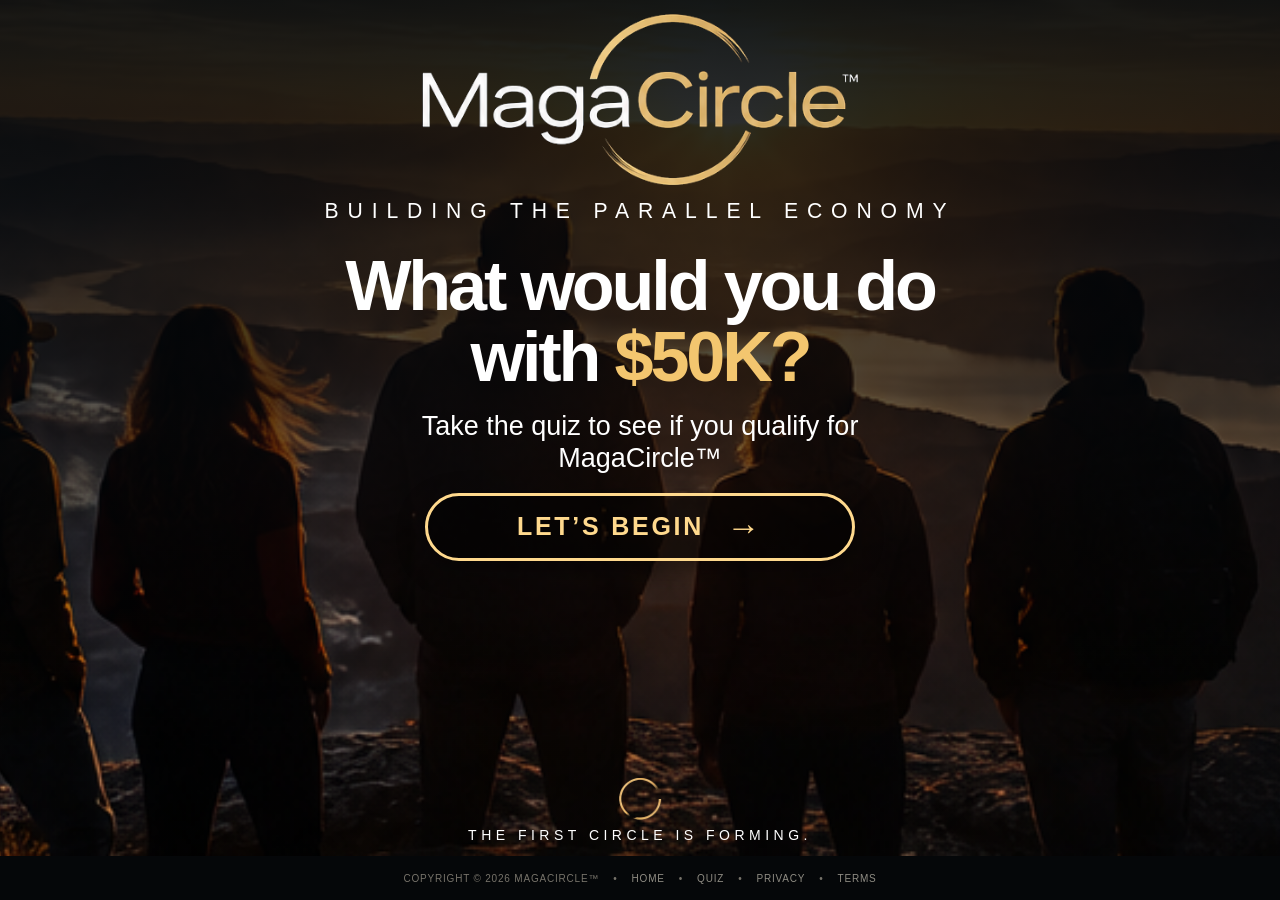
<file: index.html>
<!doctype html>
<html lang="en">
<head>
<meta charset="utf-8">
<meta name="viewport" content="width=device-width, initial-scale=1, viewport-fit=cover">
<meta name="theme-color" content="#05090d">
<title>MagaCircle™ — Building the Parallel Economy</title>
<meta name="description" content="MagaCircle™ — Building the Parallel Economy. What would you do with $50K? Take the quiz to see if you qualify for MagaCircle™">
<style>
:root{--gold:#f3c66f;--gold2:#ffd98d;--ink:#05090d}
*{box-sizing:border-box}
html{-webkit-text-size-adjust:100%;text-size-adjust:100%}
html,body{margin:0;padding:0;width:100%;min-height:100%;background:var(--ink)}
body{font-family:Arial,Helvetica,sans-serif;color:#fff;overflow-x:hidden;overflow-y:auto}

/* The landing page is built from the approved portrait composition, but its
   geometry is CSS-driven. This prevents a portrait bitmap from becoming a
   narrow column on laptops and keeps every text block centered by the viewport. */
.landing{position:relative;min-height:calc(100svh - 44px);height:calc(100svh - 44px);overflow:hidden;isolation:isolate;background:var(--ink)}
.landing::before{content:"";position:absolute;inset:0;z-index:-3;background-image:url("assets/landing-background-portrait.png");background-position:center bottom;background-size:cover;background-repeat:no-repeat}
.landing::after{content:"";position:absolute;inset:0;z-index:-2;background:linear-gradient(to bottom,rgba(2,7,11,.88) 0%,rgba(2,7,11,.62) 40%,rgba(2,7,11,.10) 72%,rgba(2,7,11,.10) 100%)}

.content{position:relative;width:100%;height:100%;display:flex;flex-direction:column;align-items:center;text-align:center;padding:clamp(28px,4.5vh,72px) 20px 28px}
.logo{display:block;width:min(50vw,540px);max-width:100%;height:auto;margin:0 auto;object-fit:contain}
.tagline{margin-top:clamp(18px,3vh,38px);font-size:clamp(13px,1.45vw,25px);font-weight:400;letter-spacing:.42em;line-height:1.2;white-space:nowrap;text-transform:uppercase}
.hero-copy{margin-top:clamp(42px,7vh,96px);width:min(100%,1000px)}
h1{margin:0;font-size:clamp(42px,5.3vw,92px);font-weight:800;letter-spacing:-.045em;line-height:1.02;text-wrap:balance}
h1 .gold{color:var(--gold)}
.subcopy{margin:clamp(25px,3.5vh,48px) auto 0;font-size:clamp(18px,1.9vw,32px);line-height:1.3;max-width:760px}
.cta{margin-left:auto;margin-right:auto;margin-top:clamp(28px,4vh,52px);width:min(440px,76vw);min-height:68px;padding:0 34px;border:3px solid var(--gold2);border-radius:999px;background:rgba(0,0,0,.52);color:var(--gold2);font-size:clamp(17px,1.55vw,25px);font-weight:700;letter-spacing:.11em;text-decoration:none;display:flex;align-items:center;justify-content:center;gap:28px;box-shadow:0 8px 28px rgba(0,0,0,.35);transition:transform .16s ease,background .16s ease}
.cta span:last-child{font-size:1.35em;font-weight:400;line-height:0}
.cta:hover{transform:translateY(-2px);background:rgba(0,0,0,.72)}
.cta:focus-visible{outline:3px solid #fff;outline-offset:6px}

.bottom{position:absolute;left:50%;right:auto;transform:translateX(-50%);bottom:clamp(24px,4vh,54px);width:max-content;display:flex;flex-direction:column;align-items:center;gap:14px;pointer-events:none}
.ring{display:block;width:62px;height:62px;object-fit:contain;flex:0 0 auto}
.bottom-text{font-size:clamp(11px,1.05vw,18px);letter-spacing:.32em;text-transform:uppercase}

.site-footer{height:44px;display:flex;justify-content:center;align-items:center;gap:14px;flex-wrap:wrap;padding:8px 14px;background:#050709;color:#77736a;font-size:10px;letter-spacing:.08em;text-transform:uppercase;text-align:center}
.site-footer a{color:#8f8c83;text-decoration:none}.site-footer a:hover{color:#d7bd7e}

/* ONE SHARED LANDSCAPE SYSTEM — phone, tablet, laptop and desktop.
   Portrait mobile is isolated below and remains the approved V5 artwork. */
@media (orientation:landscape){
  .landing{
    height:calc(100svh - 44px);
    min-height:0;
    overflow:hidden;
    background:#05090d;
  }
  .landing::before{
    background-image:url("assets/landing-background.png");
    background-size:cover;
    background-position:center bottom;
    background-repeat:no-repeat;
  }
  .landing::after{
    background:linear-gradient(to bottom,rgba(2,7,11,.90) 0%,rgba(2,7,11,.68) 44%,rgba(2,7,11,.18) 74%,rgba(2,7,11,.05) 100%);
  }
  .content{
    height:100%;
    padding:clamp(6px,1.5vh,18px) 16px clamp(8px,1.5vh,18px);
    justify-content:flex-start;
  }
  .logo{
    width:min(34vw,52vh,500px);
    max-width:80vw;
    flex:0 0 auto;
  }
  .tagline{
    margin-top:clamp(5px,1.4vh,14px);
    font-size:clamp(10px,2.35vh,23px);
    letter-spacing:.42em;
    flex:0 0 auto;
  }
  .hero-copy{
    margin-top:clamp(10px,3.1vh,34px);
    width:min(100%,1050px);
    flex:0 0 auto;
  }
  h1{
    font-size:clamp(27px,7.8vh,78px);
    line-height:1.01;
  }
  .subcopy{
    margin-top:clamp(8px,2.0vh,20px);
    font-size:clamp(12px,3.5vh,27px);
    line-height:1.18;
  }
  .cta{
    margin-top:clamp(8px,2.0vh,22px);
    width:min(430px,48vw);
    min-height:clamp(42px,7.8vh,68px);
    padding:0 24px;
    font-size:clamp(13px,3.0vh,25px);
    gap:clamp(14px,2.5vh,28px);
  }
  .bottom{
    bottom:clamp(7px,1.4vh,14px);
    gap:clamp(4px,.8vh,8px);
  }
  .ring{
    width:clamp(25px,5vh,42px);
    height:clamp(25px,5vh,42px);
  }
  .bottom-text{font-size:clamp(7px,1.65vh,14px)}
  .mobile-cta-hit{display:none!important}
}

/* Short landscape phones and small tablets use the dedicated wide scenic
   background, while retaining the exact same foreground layout. */
@media (orientation:landscape) and (max-width:767px){
  .landing::before{
    background-image:url("assets/landing-background.png");
    background-position:center bottom;
  }
  .content{padding-left:10px;padding-right:10px}
  .logo{width:min(32vw,20vh,240px)}
  .tagline{font-size:clamp(8px,2.15vh,15px);letter-spacing:.34em}
  .hero-copy{margin-top:clamp(8px,2.3vh,18px)}
  h1{font-size:clamp(24px,6.9vh,48px)}
  .subcopy{font-size:clamp(11px,3.0vh,18px);margin-top:clamp(6px,1.5vh,12px)}
  .cta{width:min(310px,42vw);min-height:clamp(38px,7vh,52px);font-size:clamp(11px,2.5vh,17px);border-width:2px}
  .bottom{bottom:clamp(5px,1vh,9px)}
  .bottom-text{font-size:clamp(6px,1.35vh,10px);letter-spacing:.25em}
}

/* Extra-wide desktop caps. */
@media (min-width:1600px) and (orientation:landscape){
  .logo{width:min(500px,52vh)}
  .hero-copy{max-width:1050px}
  h1{font-size:min(78px,9vh)}
  .subcopy{font-size:min(27px,4.5vh)}
  .tagline{font-size:min(23px,2.5vh)}
}

/* MOBILE PORTRAIT — V5 APPROVED BASELINE. Do not alter. */
@media (max-width:600px) and (orientation:portrait){
  .landing{
    height:100svh;
    min-height:100svh;
    overflow:hidden;
    background:#05090d;
  }
  .landing::before{
    background-image:url("assets/landing-approved-mockup.png");
    background-size:auto 100%;
    background-position:center center;
    background-repeat:no-repeat;
    background-color:#05090d;
  }
  .landing::after{display:none}
  .content{
    position:absolute;
    inset:0;
    width:100%;
    height:100%;
    padding:0;
    display:block;
  }
  .logo,.tagline,.hero-copy,.bottom{display:none}
  .site-footer{
    height:74px;
    gap:7px 11px;
    font-size:8px;
    padding:9px 10px;
  }
  .mobile-cta-hit{
    display:block;
    position:absolute;
    left:50%;
    top:52.7%;
    width:43%;
    height:5.9%;
    transform:translate(-50%,-50%);
    border-radius:999px;
    z-index:10;
    cursor:pointer;
    -webkit-tap-highlight-color:transparent;
  }
}

@media (prefers-reduced-motion:reduce){.cta{transition:none}}
</style>
</head>
<body>
<main aria-label="MagaCircle™ landing page">
  <section class="landing">
    <div class="content">
      <img class="logo" src="assets/MagaCircle_logo_transparent.png" width="501" height="198" alt="MagaCircle™">
      <div class="tagline">Building the Parallel Economy</div>
      <div class="hero-copy">
        <h1>What would you do<br>with <span class="gold">$50K?</span></h1>
        <p class="subcopy">Take the quiz to see if you qualify for<br class="desktop-break"> MagaCircle™</p>
        <a class="cta" href="quiz.html" aria-label="Let's begin the MagaCircle™ quiz"><span>LET’S BEGIN</span><span aria-hidden="true">→</span></a>
      </div>
      <div class="bottom" aria-hidden="true"><img class="ring" src="assets/approved-ring.png" width="86" height="87" alt=""><div class="bottom-text">The first circle is forming.</div></div>
      <a class="mobile-cta-hit" href="quiz.html" aria-label="Let’s begin the MagaCircle™ quiz"></a>
    </div>
  </section>
  <nav class="site-footer" aria-label="Site navigation">
    <span>Copyright © 2026 MagaCircle™</span><span>•</span><a href="index.html">Home</a><span>•</span><a href="quiz.html">Quiz</a><span>•</span><a href="privacy.html">Privacy</a><span>•</span><a href="terms.html">Terms</a>
  </nav>
</main>
</body>
</html>
</file>
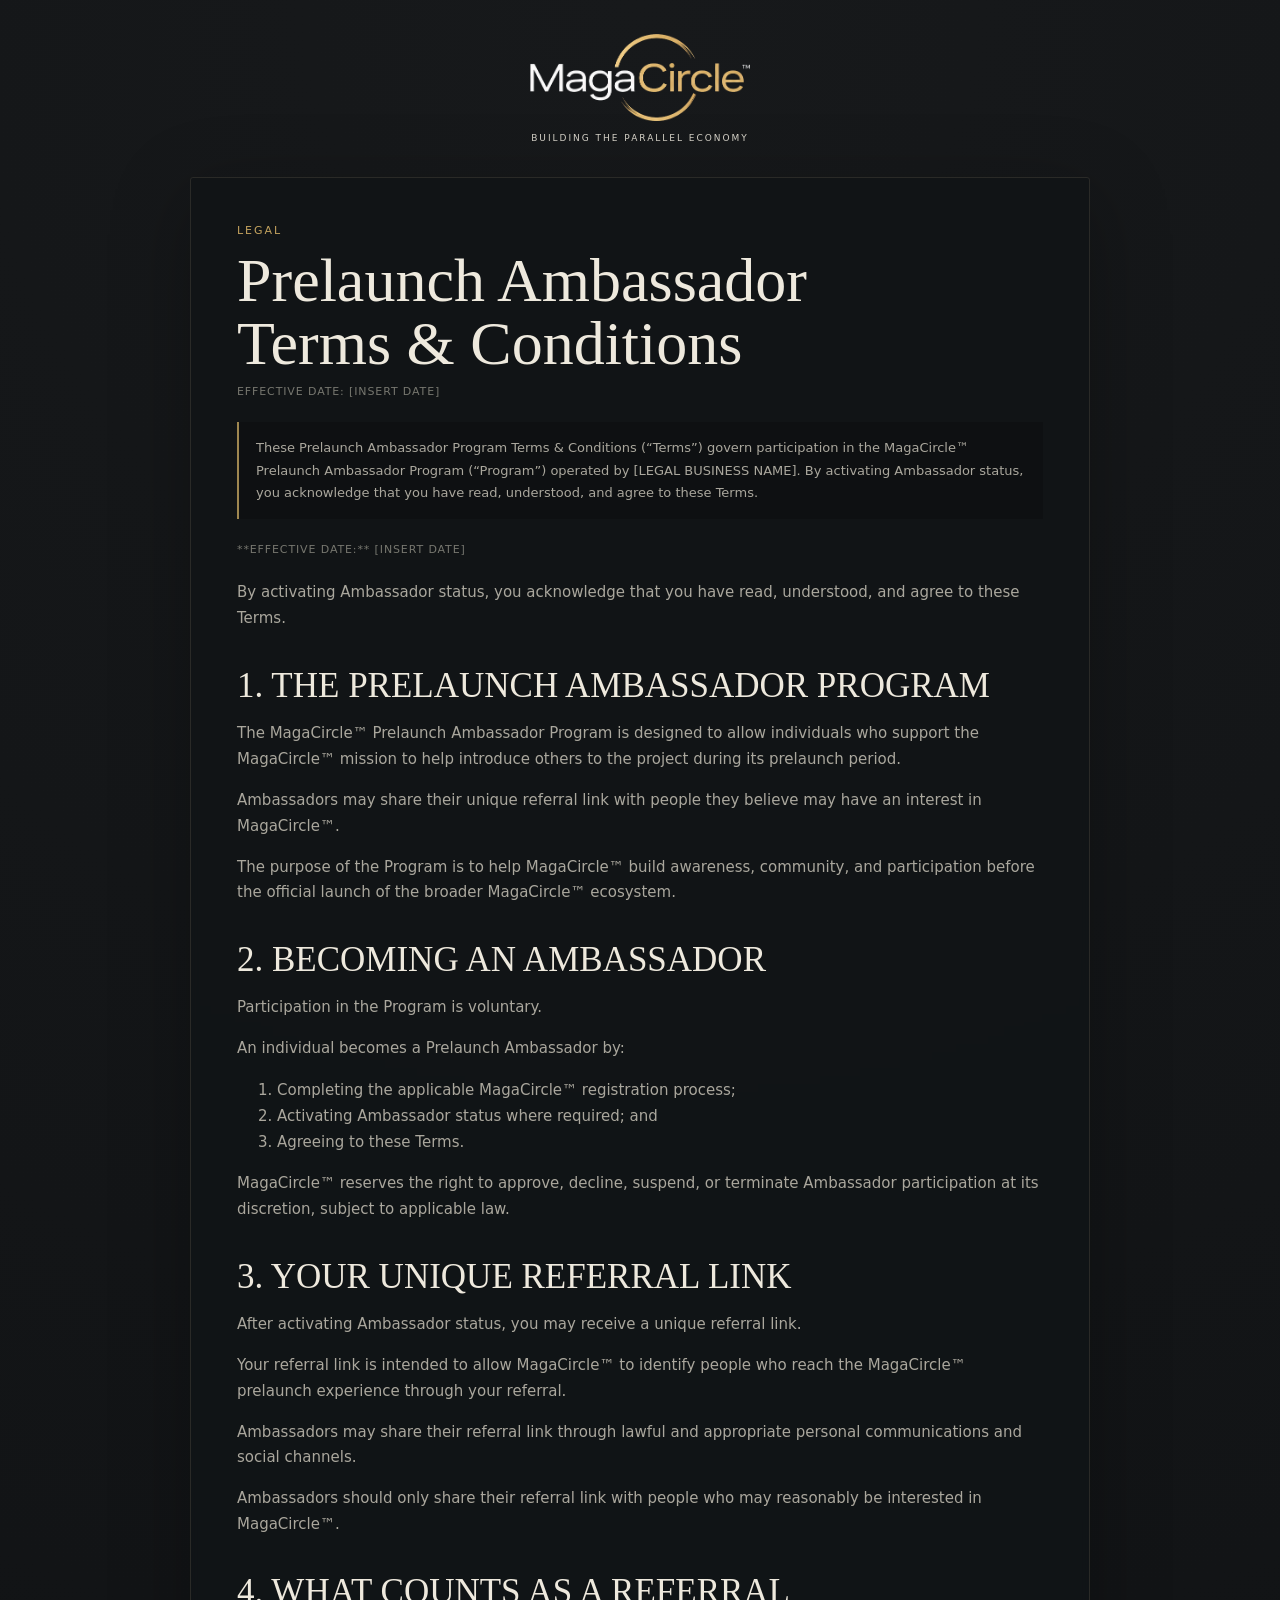
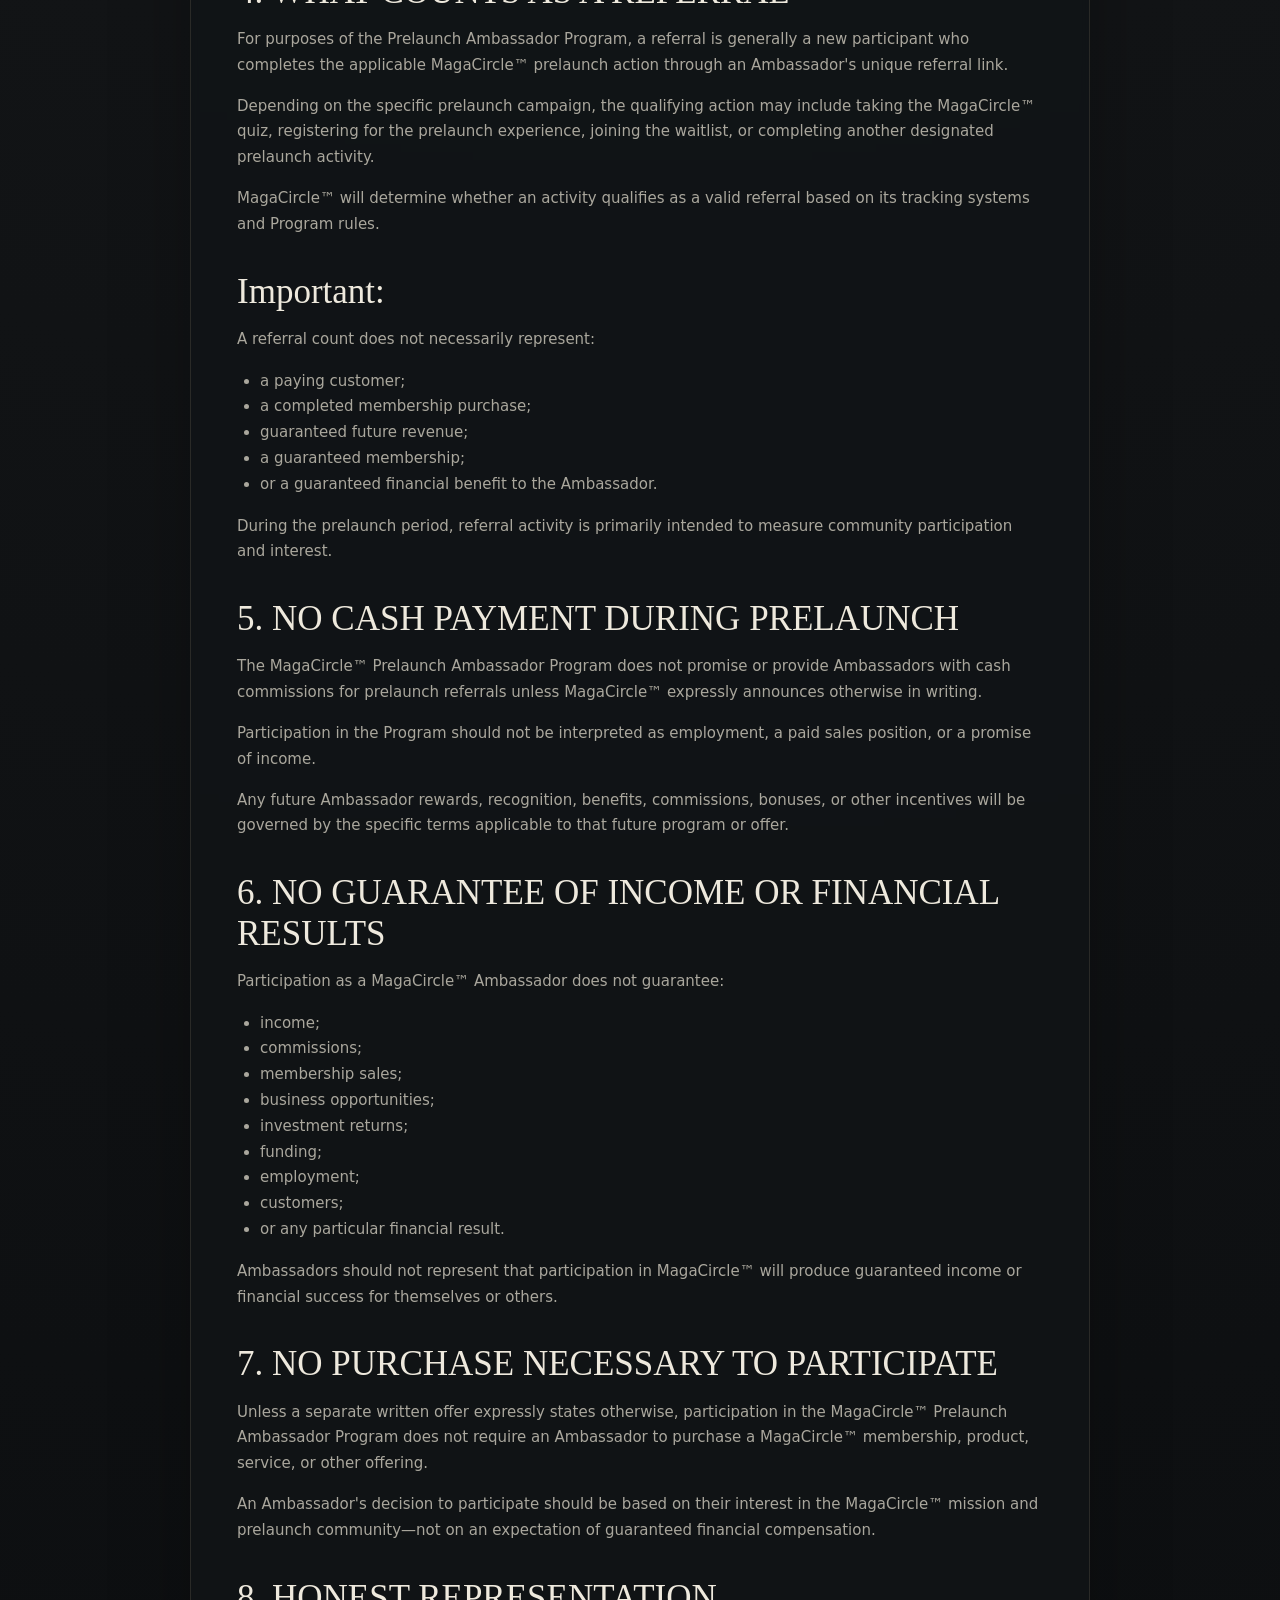
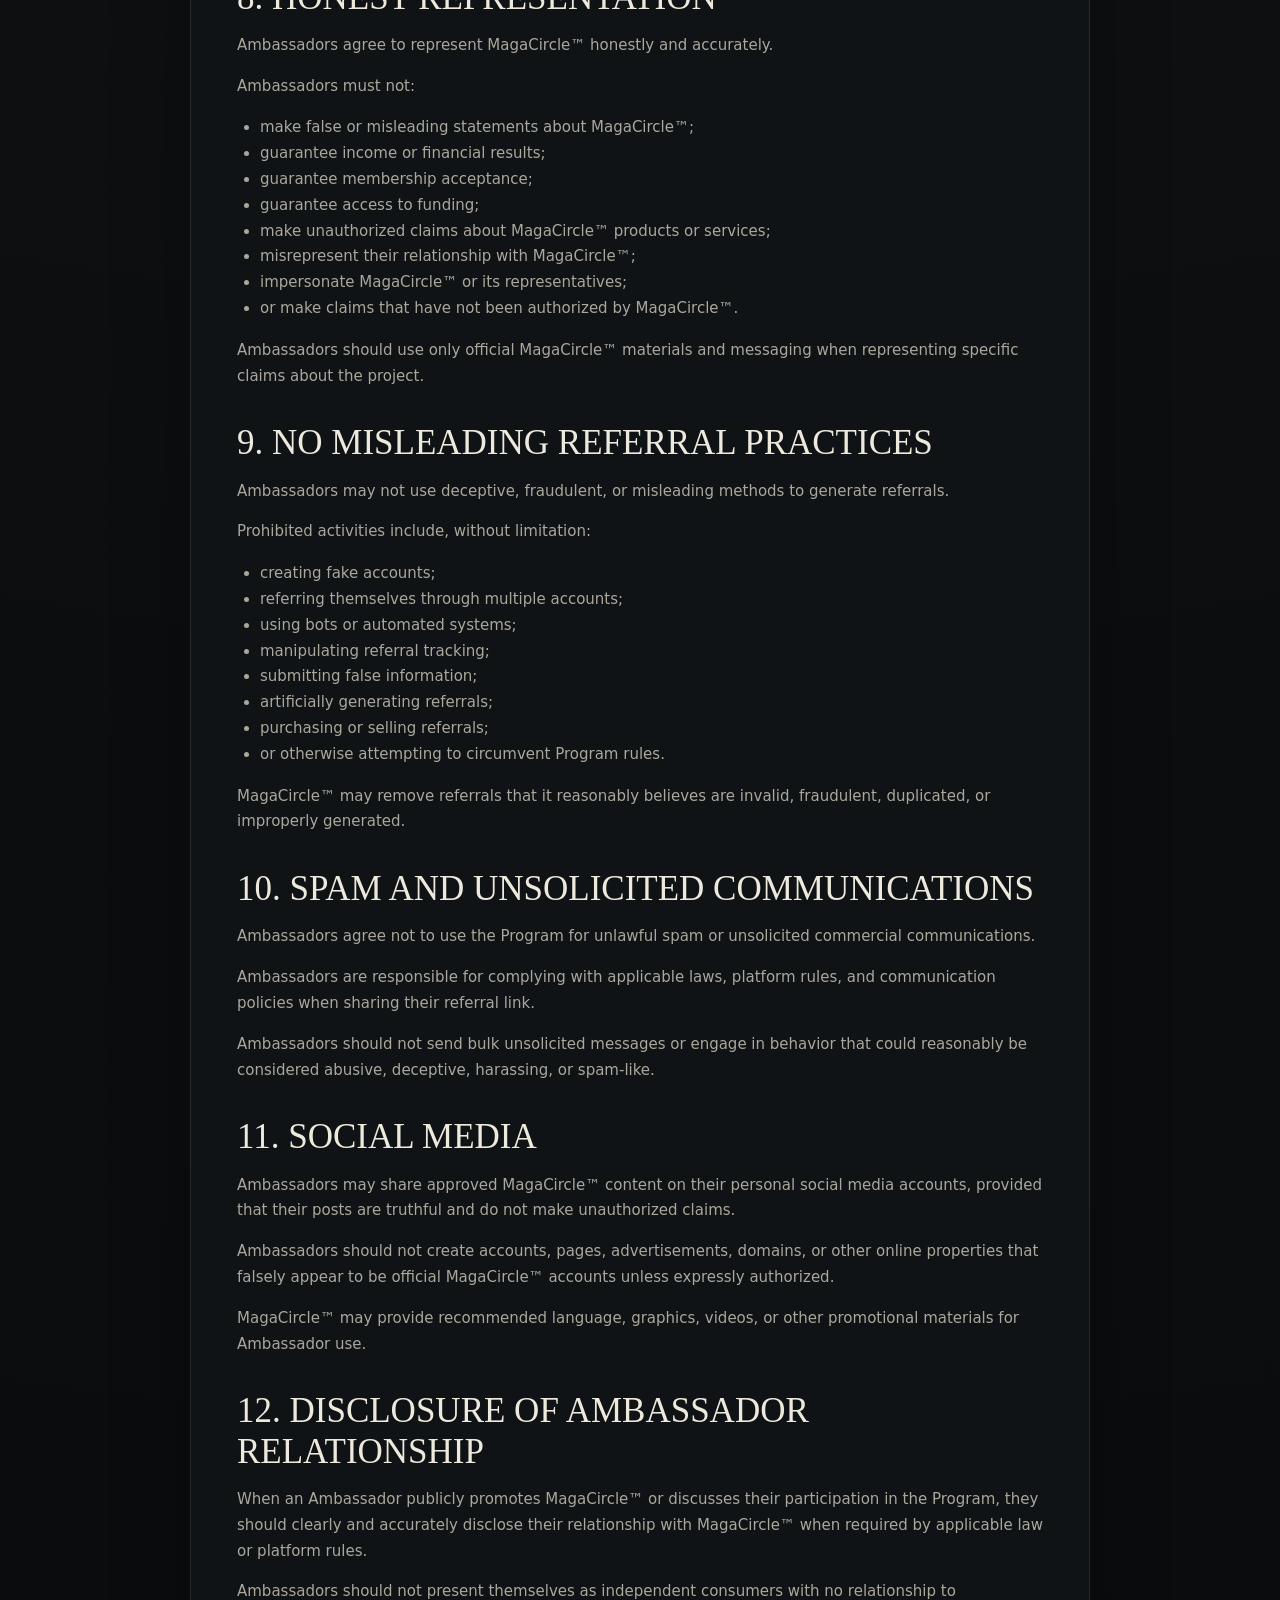
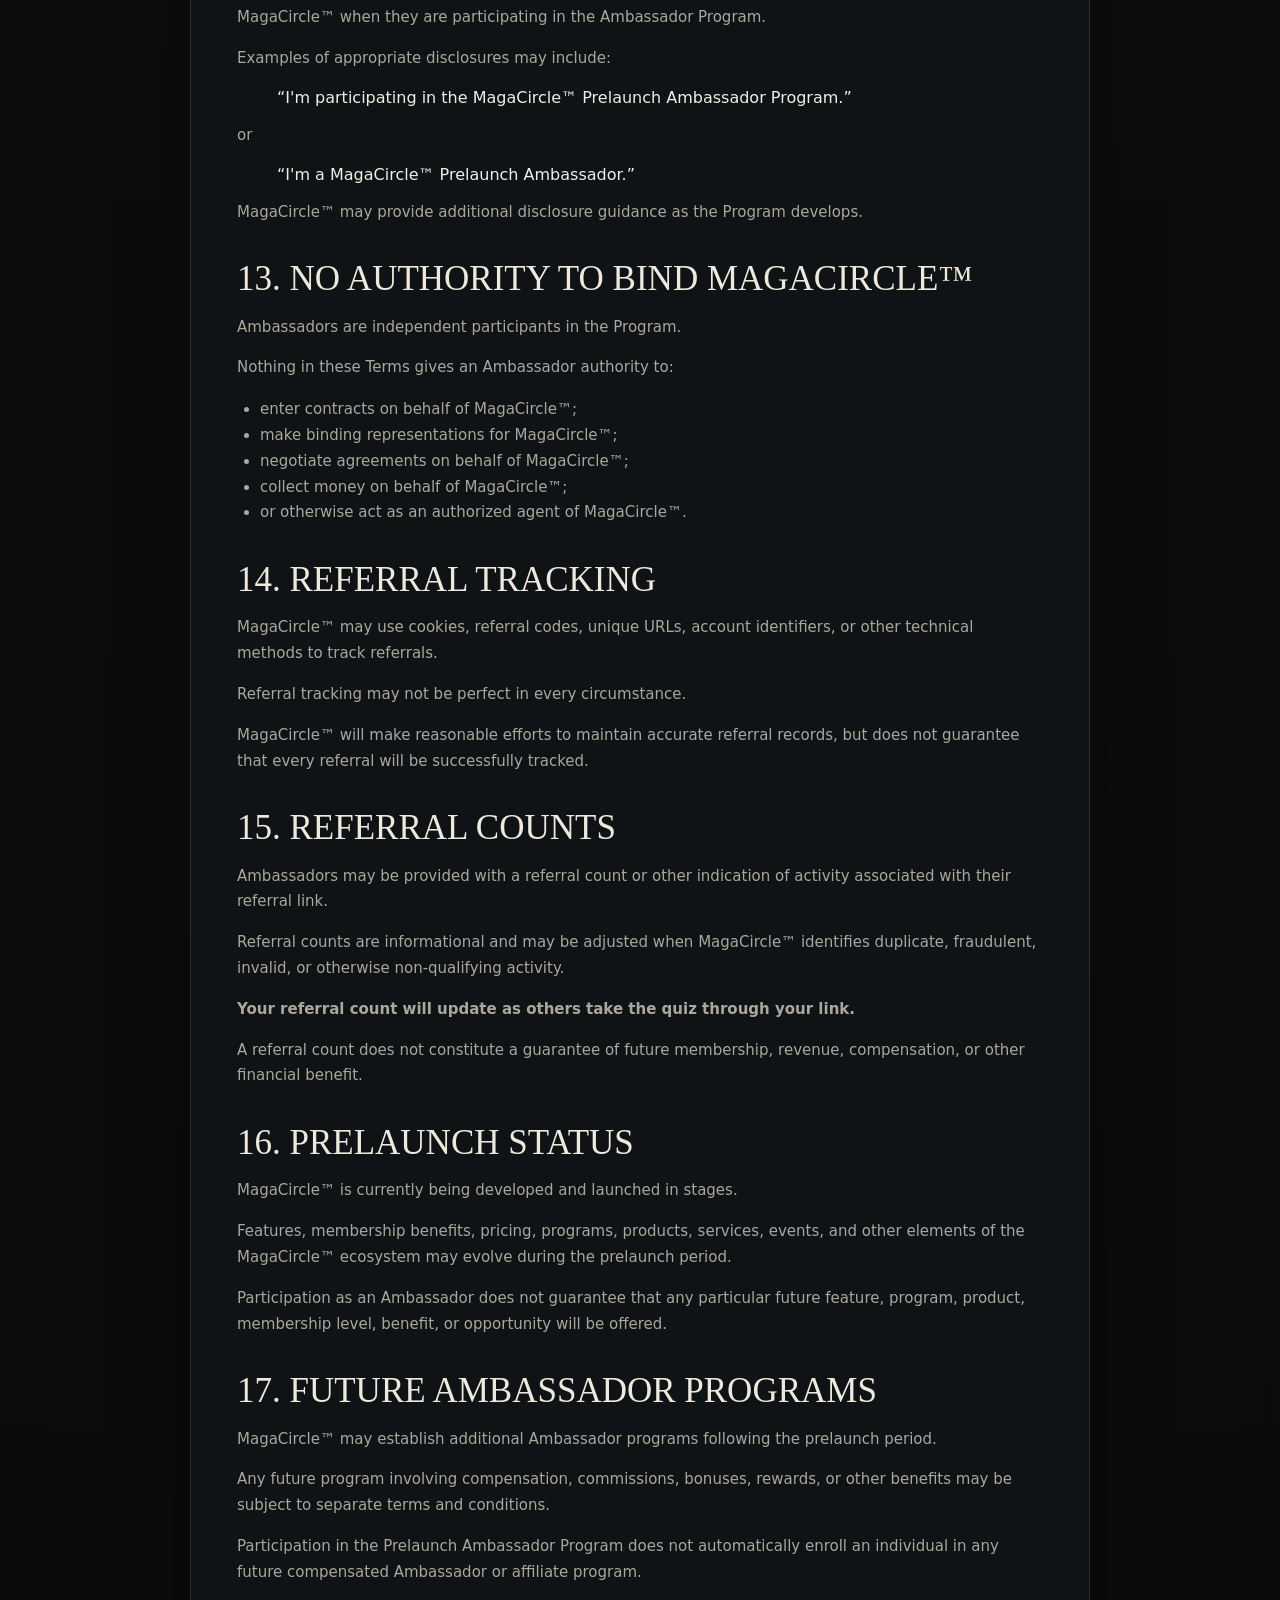
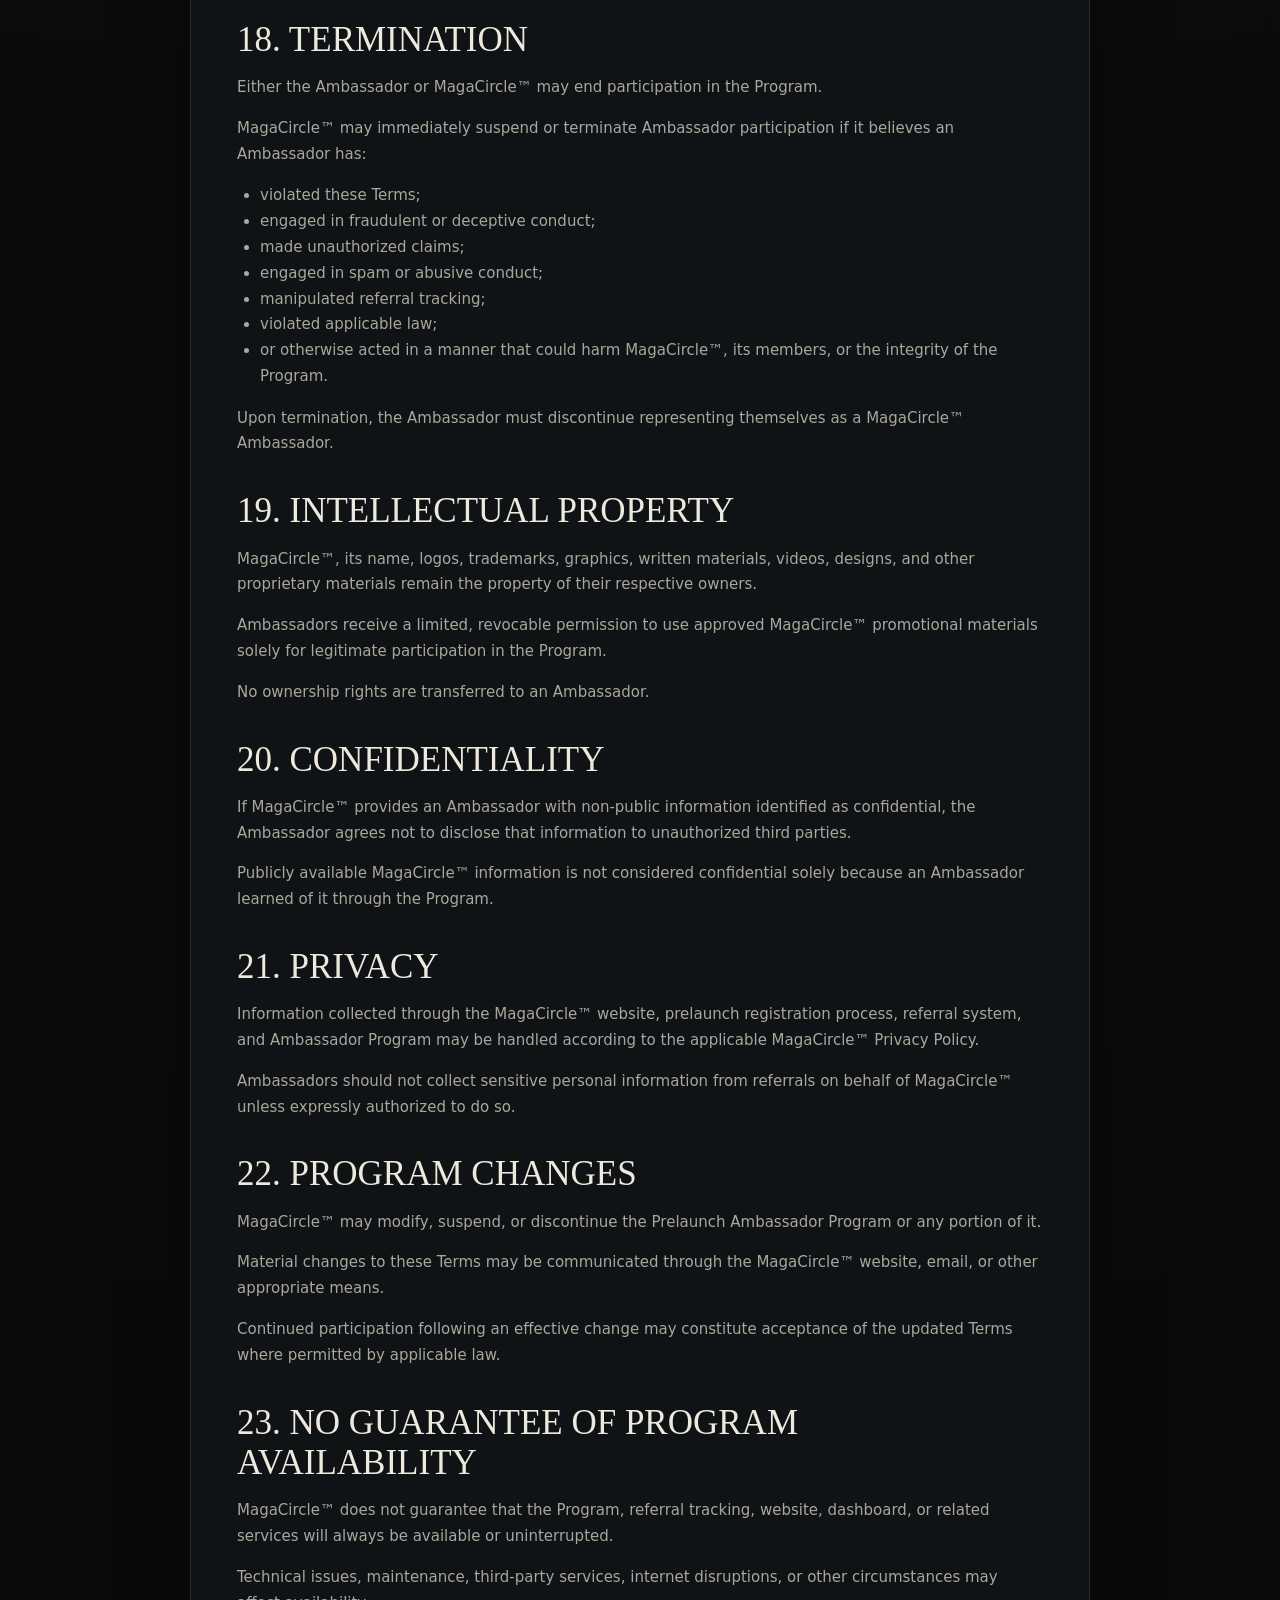
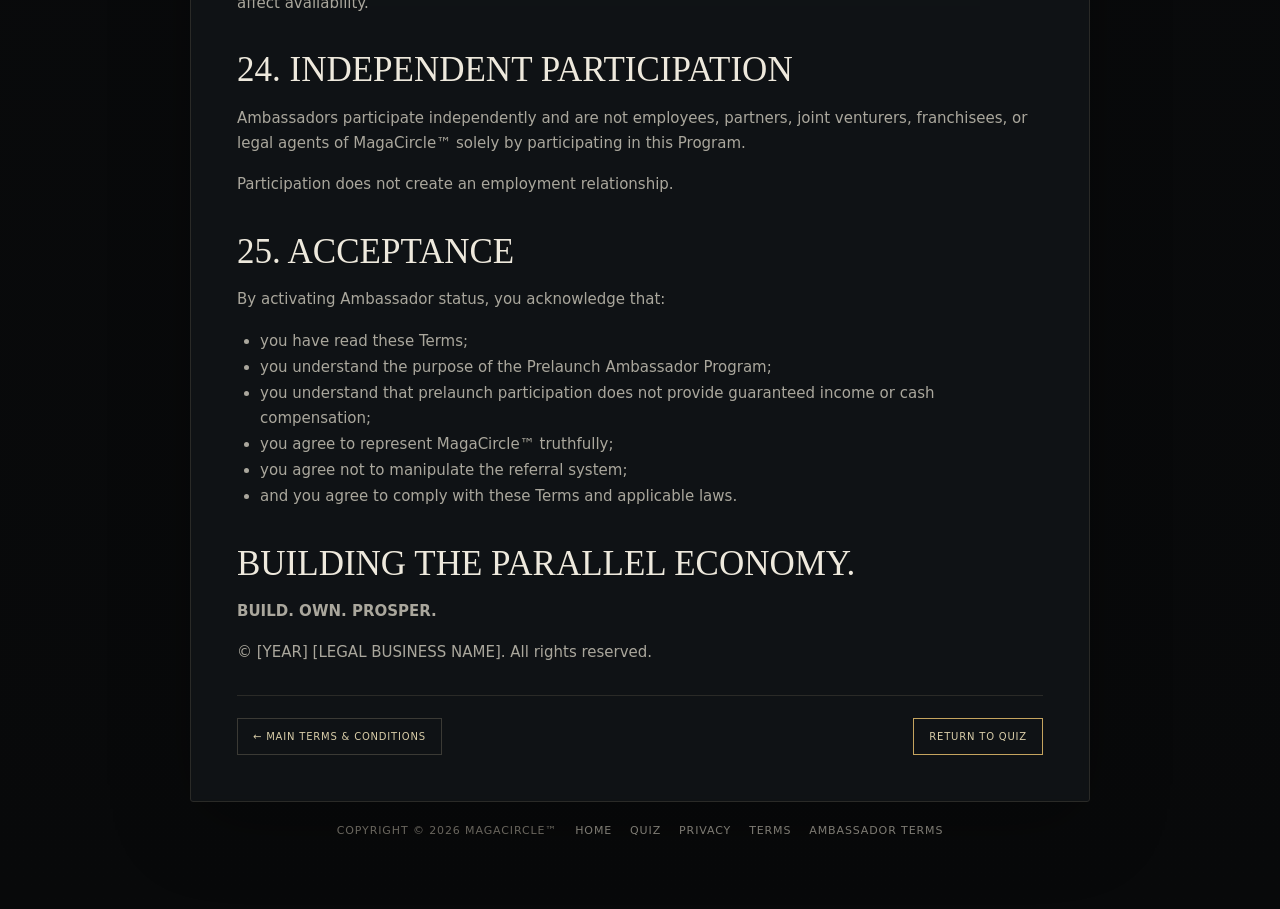
<file: ambassador-terms.html>
<!doctype html>
<html lang="en">
<head>
<meta charset="utf-8">
<meta name="viewport" content="width=device-width,initial-scale=1">
<title>MagaCircle™ — Prelaunch Ambassador Terms &amp; Conditions</title>
<meta name="description" content="MagaCircle™ Prelaunch Ambassador Program Terms and Conditions">
<link rel="stylesheet" href="legal.css">
<style>
.legal-actions{display:flex;justify-content:space-between;gap:12px;flex-wrap:wrap;margin-top:30px;padding-top:22px;border-top:1px solid var(--line)}
.legal-actions a{display:inline-block;padding:12px 15px;border:1px solid #3b3a35;text-decoration:none;font-size:10px;letter-spacing:.08em;text-transform:uppercase}
.legal-actions a.primary{border-color:var(--gold);color:#d9cda9}
</style>
</head>
<body>
<main class="page">
  <header class="header">
    <img class="logo" src="assets/MagaCircle_logo_transparent.png" alt="MagaCircle™">
    <div class="tagline">Building the Parallel Economy</div>
  </header>
  <article class="panel">
    <div class="eyebrow">Legal</div>
    <h1>Prelaunch Ambassador<br>Terms &amp; Conditions</h1>
    <div class="meta">Effective Date: [INSERT DATE]</div>
    <div class="notice"><p>These Prelaunch Ambassador Program Terms &amp; Conditions (“Terms”) govern participation in the MagaCircle™ Prelaunch Ambassador Program (“Program”) operated by [LEGAL BUSINESS NAME]. By activating Ambassador status, you acknowledge that you have read, understood, and agree to these Terms.</p></div>
    <div class="meta">**Effective Date:** [INSERT DATE]</div>
<p>By activating Ambassador status, you acknowledge that you have read, understood, and agree to these Terms.</p>
<h2>1. THE PRELAUNCH AMBASSADOR PROGRAM</h2>
<p>The MagaCircle™ Prelaunch Ambassador Program is designed to allow individuals who support the MagaCircle™ mission to help introduce others to the project during its prelaunch period.</p>
<p>Ambassadors may share their unique referral link with people they believe may have an interest in MagaCircle™.</p>
<p>The purpose of the Program is to help MagaCircle™ build awareness, community, and participation before the official launch of the broader MagaCircle™ ecosystem.</p>
<h2>2. BECOMING AN AMBASSADOR</h2>
<p>Participation in the Program is voluntary.</p>
<p>An individual becomes a Prelaunch Ambassador by:</p>
<ol><li>Completing the applicable MagaCircle™ registration process;</li><li>Activating Ambassador status where required; and</li><li>Agreeing to these Terms.</li></ol>
<p>MagaCircle™ reserves the right to approve, decline, suspend, or terminate Ambassador participation at its discretion, subject to applicable law.</p>
<h2>3. YOUR UNIQUE REFERRAL LINK</h2>
<p>After activating Ambassador status, you may receive a unique referral link.</p>
<p>Your referral link is intended to allow MagaCircle™ to identify people who reach the MagaCircle™ prelaunch experience through your referral.</p>
<p>Ambassadors may share their referral link through lawful and appropriate personal communications and social channels.</p>
<p>Ambassadors should only share their referral link with people who may reasonably be interested in MagaCircle™.</p>
<h2>4. WHAT COUNTS AS A REFERRAL</h2>
<p>For purposes of the Prelaunch Ambassador Program, a referral is generally a new participant who completes the applicable MagaCircle™ prelaunch action through an Ambassador&#x27;s unique referral link.</p>
<p>Depending on the specific prelaunch campaign, the qualifying action may include taking the MagaCircle™ quiz, registering for the prelaunch experience, joining the waitlist, or completing another designated prelaunch activity.</p>
<p>MagaCircle™ will determine whether an activity qualifies as a valid referral based on its tracking systems and Program rules.</p>
<h2>Important:</h2>
<p>A referral count does not necessarily represent:</p>
<ul><li>a paying customer;</li><li>a completed membership purchase;</li><li>guaranteed future revenue;</li><li>a guaranteed membership;</li><li>or a guaranteed financial benefit to the Ambassador.</li></ul>
<p>During the prelaunch period, referral activity is primarily intended to measure community participation and interest.</p>
<h2>5. NO CASH PAYMENT DURING PRELAUNCH</h2>
<p>The MagaCircle™ Prelaunch Ambassador Program does not promise or provide Ambassadors with cash commissions for prelaunch referrals unless MagaCircle™ expressly announces otherwise in writing.</p>
<p>Participation in the Program should not be interpreted as employment, a paid sales position, or a promise of income.</p>
<p>Any future Ambassador rewards, recognition, benefits, commissions, bonuses, or other incentives will be governed by the specific terms applicable to that future program or offer.</p>
<h2>6. NO GUARANTEE OF INCOME OR FINANCIAL RESULTS</h2>
<p>Participation as a MagaCircle™ Ambassador does not guarantee:</p>
<ul><li>income;</li><li>commissions;</li><li>membership sales;</li><li>business opportunities;</li><li>investment returns;</li><li>funding;</li><li>employment;</li><li>customers;</li><li>or any particular financial result.</li></ul>
<p>Ambassadors should not represent that participation in MagaCircle™ will produce guaranteed income or financial success for themselves or others.</p>
<h2>7. NO PURCHASE NECESSARY TO PARTICIPATE</h2>
<p>Unless a separate written offer expressly states otherwise, participation in the MagaCircle™ Prelaunch Ambassador Program does not require an Ambassador to purchase a MagaCircle™ membership, product, service, or other offering.</p>
<p>An Ambassador&#x27;s decision to participate should be based on their interest in the MagaCircle™ mission and prelaunch community—not on an expectation of guaranteed financial compensation.</p>
<h2>8. HONEST REPRESENTATION</h2>
<p>Ambassadors agree to represent MagaCircle™ honestly and accurately.</p>
<p>Ambassadors must not:</p>
<ul><li>make false or misleading statements about MagaCircle™;</li><li>guarantee income or financial results;</li><li>guarantee membership acceptance;</li><li>guarantee access to funding;</li><li>make unauthorized claims about MagaCircle™ products or services;</li><li>misrepresent their relationship with MagaCircle™;</li><li>impersonate MagaCircle™ or its representatives;</li><li>or make claims that have not been authorized by MagaCircle™.</li></ul>
<p>Ambassadors should use only official MagaCircle™ materials and messaging when representing specific claims about the project.</p>
<h2>9. NO MISLEADING REFERRAL PRACTICES</h2>
<p>Ambassadors may not use deceptive, fraudulent, or misleading methods to generate referrals.</p>
<p>Prohibited activities include, without limitation:</p>
<ul><li>creating fake accounts;</li><li>referring themselves through multiple accounts;</li><li>using bots or automated systems;</li><li>manipulating referral tracking;</li><li>submitting false information;</li><li>artificially generating referrals;</li><li>purchasing or selling referrals;</li><li>or otherwise attempting to circumvent Program rules.</li></ul>
<p>MagaCircle™ may remove referrals that it reasonably believes are invalid, fraudulent, duplicated, or improperly generated.</p>
<h2>10. SPAM AND UNSOLICITED COMMUNICATIONS</h2>
<p>Ambassadors agree not to use the Program for unlawful spam or unsolicited commercial communications.</p>
<p>Ambassadors are responsible for complying with applicable laws, platform rules, and communication policies when sharing their referral link.</p>
<p>Ambassadors should not send bulk unsolicited messages or engage in behavior that could reasonably be considered abusive, deceptive, harassing, or spam-like.</p>
<h2>11. SOCIAL MEDIA</h2>
<p>Ambassadors may share approved MagaCircle™ content on their personal social media accounts, provided that their posts are truthful and do not make unauthorized claims.</p>
<p>Ambassadors should not create accounts, pages, advertisements, domains, or other online properties that falsely appear to be official MagaCircle™ accounts unless expressly authorized.</p>
<p>MagaCircle™ may provide recommended language, graphics, videos, or other promotional materials for Ambassador use.</p>
<h2>12. DISCLOSURE OF AMBASSADOR RELATIONSHIP</h2>
<p>When an Ambassador publicly promotes MagaCircle™ or discusses their participation in the Program, they should clearly and accurately disclose their relationship with MagaCircle™ when required by applicable law or platform rules.</p>
<p>Ambassadors should not present themselves as independent consumers with no relationship to MagaCircle™ when they are participating in the Ambassador Program.</p>
<p>Examples of appropriate disclosures may include:</p>
<blockquote>“I&#x27;m participating in the MagaCircle™ Prelaunch Ambassador Program.”</blockquote>
<p>or</p>
<blockquote>“I&#x27;m a MagaCircle™ Prelaunch Ambassador.”</blockquote>
<p>MagaCircle™ may provide additional disclosure guidance as the Program develops.</p>
<h2>13. NO AUTHORITY TO BIND MAGACIRCLE™</h2>
<p>Ambassadors are independent participants in the Program.</p>
<p>Nothing in these Terms gives an Ambassador authority to:</p>
<ul><li>enter contracts on behalf of MagaCircle™;</li><li>make binding representations for MagaCircle™;</li><li>negotiate agreements on behalf of MagaCircle™;</li><li>collect money on behalf of MagaCircle™;</li><li>or otherwise act as an authorized agent of MagaCircle™.</li></ul>
<h2>14. REFERRAL TRACKING</h2>
<p>MagaCircle™ may use cookies, referral codes, unique URLs, account identifiers, or other technical methods to track referrals.</p>
<p>Referral tracking may not be perfect in every circumstance.</p>
<p>MagaCircle™ will make reasonable efforts to maintain accurate referral records, but does not guarantee that every referral will be successfully tracked.</p>
<h2>15. REFERRAL COUNTS</h2>
<p>Ambassadors may be provided with a referral count or other indication of activity associated with their referral link.</p>
<p>Referral counts are informational and may be adjusted when MagaCircle™ identifies duplicate, fraudulent, invalid, or otherwise non-qualifying activity.</p>
<p><strong>Your referral count will update as others take the quiz through your link.</strong></p>
<p>A referral count does not constitute a guarantee of future membership, revenue, compensation, or other financial benefit.</p>
<h2>16. PRELAUNCH STATUS</h2>
<p>MagaCircle™ is currently being developed and launched in stages.</p>
<p>Features, membership benefits, pricing, programs, products, services, events, and other elements of the MagaCircle™ ecosystem may evolve during the prelaunch period.</p>
<p>Participation as an Ambassador does not guarantee that any particular future feature, program, product, membership level, benefit, or opportunity will be offered.</p>
<h2>17. FUTURE AMBASSADOR PROGRAMS</h2>
<p>MagaCircle™ may establish additional Ambassador programs following the prelaunch period.</p>
<p>Any future program involving compensation, commissions, bonuses, rewards, or other benefits may be subject to separate terms and conditions.</p>
<p>Participation in the Prelaunch Ambassador Program does not automatically enroll an individual in any future compensated Ambassador or affiliate program.</p>
<h2>18. TERMINATION</h2>
<p>Either the Ambassador or MagaCircle™ may end participation in the Program.</p>
<p>MagaCircle™ may immediately suspend or terminate Ambassador participation if it believes an Ambassador has:</p>
<ul><li>violated these Terms;</li><li>engaged in fraudulent or deceptive conduct;</li><li>made unauthorized claims;</li><li>engaged in spam or abusive conduct;</li><li>manipulated referral tracking;</li><li>violated applicable law;</li><li>or otherwise acted in a manner that could harm MagaCircle™, its members, or the integrity of the Program.</li></ul>
<p>Upon termination, the Ambassador must discontinue representing themselves as a MagaCircle™ Ambassador.</p>
<h2>19. INTELLECTUAL PROPERTY</h2>
<p>MagaCircle™, its name, logos, trademarks, graphics, written materials, videos, designs, and other proprietary materials remain the property of their respective owners.</p>
<p>Ambassadors receive a limited, revocable permission to use approved MagaCircle™ promotional materials solely for legitimate participation in the Program.</p>
<p>No ownership rights are transferred to an Ambassador.</p>
<h2>20. CONFIDENTIALITY</h2>
<p>If MagaCircle™ provides an Ambassador with non-public information identified as confidential, the Ambassador agrees not to disclose that information to unauthorized third parties.</p>
<p>Publicly available MagaCircle™ information is not considered confidential solely because an Ambassador learned of it through the Program.</p>
<h2>21. PRIVACY</h2>
<p>Information collected through the MagaCircle™ website, prelaunch registration process, referral system, and Ambassador Program may be handled according to the applicable MagaCircle™ Privacy Policy.</p>
<p>Ambassadors should not collect sensitive personal information from referrals on behalf of MagaCircle™ unless expressly authorized to do so.</p>
<h2>22. PROGRAM CHANGES</h2>
<p>MagaCircle™ may modify, suspend, or discontinue the Prelaunch Ambassador Program or any portion of it.</p>
<p>Material changes to these Terms may be communicated through the MagaCircle™ website, email, or other appropriate means.</p>
<p>Continued participation following an effective change may constitute acceptance of the updated Terms where permitted by applicable law.</p>
<h2>23. NO GUARANTEE OF PROGRAM AVAILABILITY</h2>
<p>MagaCircle™ does not guarantee that the Program, referral tracking, website, dashboard, or related services will always be available or uninterrupted.</p>
<p>Technical issues, maintenance, third-party services, internet disruptions, or other circumstances may affect availability.</p>
<h2>24. INDEPENDENT PARTICIPATION</h2>
<p>Ambassadors participate independently and are not employees, partners, joint venturers, franchisees, or legal agents of MagaCircle™ solely by participating in this Program.</p>
<p>Participation does not create an employment relationship.</p>
<h2>25. ACCEPTANCE</h2>
<p>By activating Ambassador status, you acknowledge that:</p>
<ul><li>you have read these Terms;</li><li>you understand the purpose of the Prelaunch Ambassador Program;</li><li>you understand that prelaunch participation does not provide guaranteed income or cash compensation;</li><li>you agree to represent MagaCircle™ truthfully;</li><li>you agree not to manipulate the referral system;</li><li>and you agree to comply with these Terms and applicable laws.</li></ul>
<h2>BUILDING THE PARALLEL ECONOMY.</h2>
<p><strong>BUILD. OWN. PROSPER.</strong></p>
<p>© [YEAR] [LEGAL BUSINESS NAME]. All rights reserved.</p>
    <div class="legal-actions">
      <a href="terms.html">← MAIN TERMS &amp; CONDITIONS</a>
      <a class="primary" href="quiz.html">RETURN TO QUIZ</a>
    </div>
  </article>
  <nav class="footer" aria-label="Site navigation">
    <span class="copyright">Copyright © 2026 MagaCircle™</span>
    <a href="index.html">Home</a><a href="quiz.html">Quiz</a><a href="privacy.html">Privacy</a><a href="terms.html">Terms</a><a href="ambassador-terms.html">Ambassador Terms</a>
  </nav>
</main>
</body>
</html>
</file>
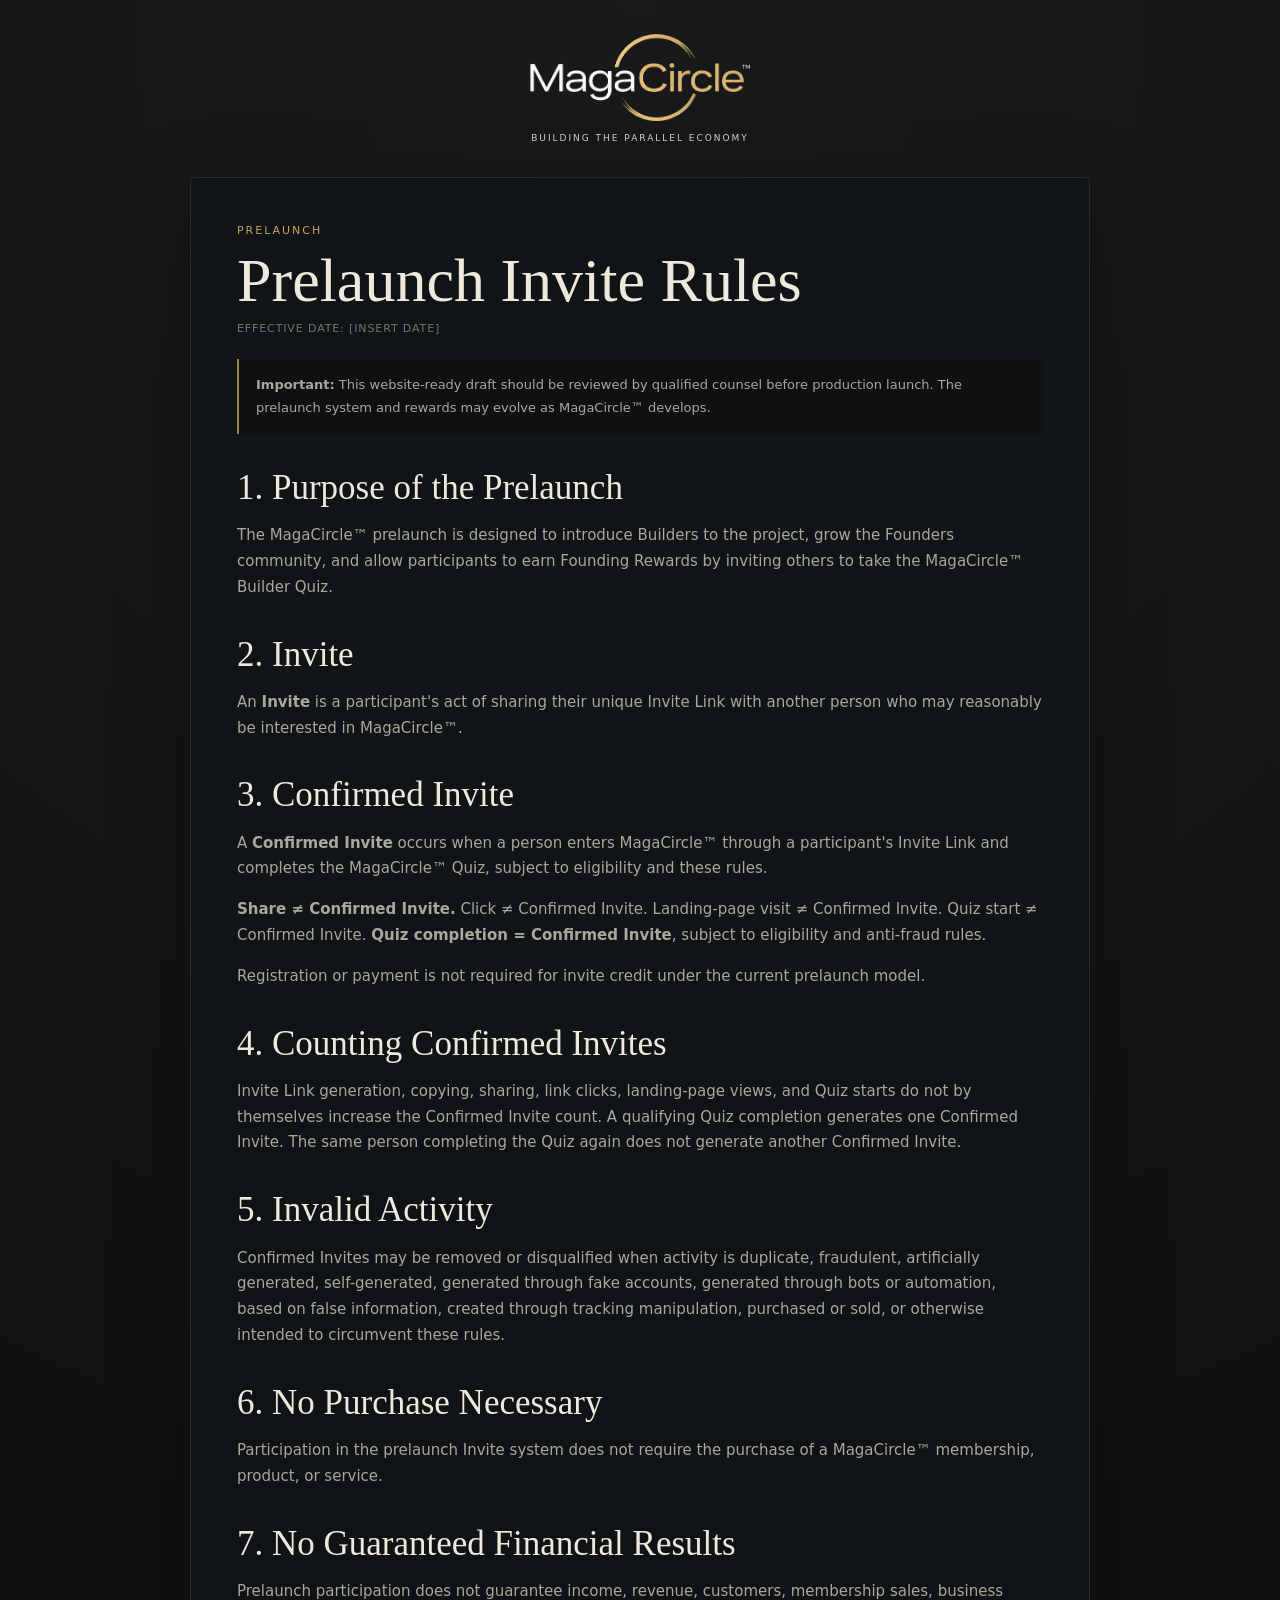
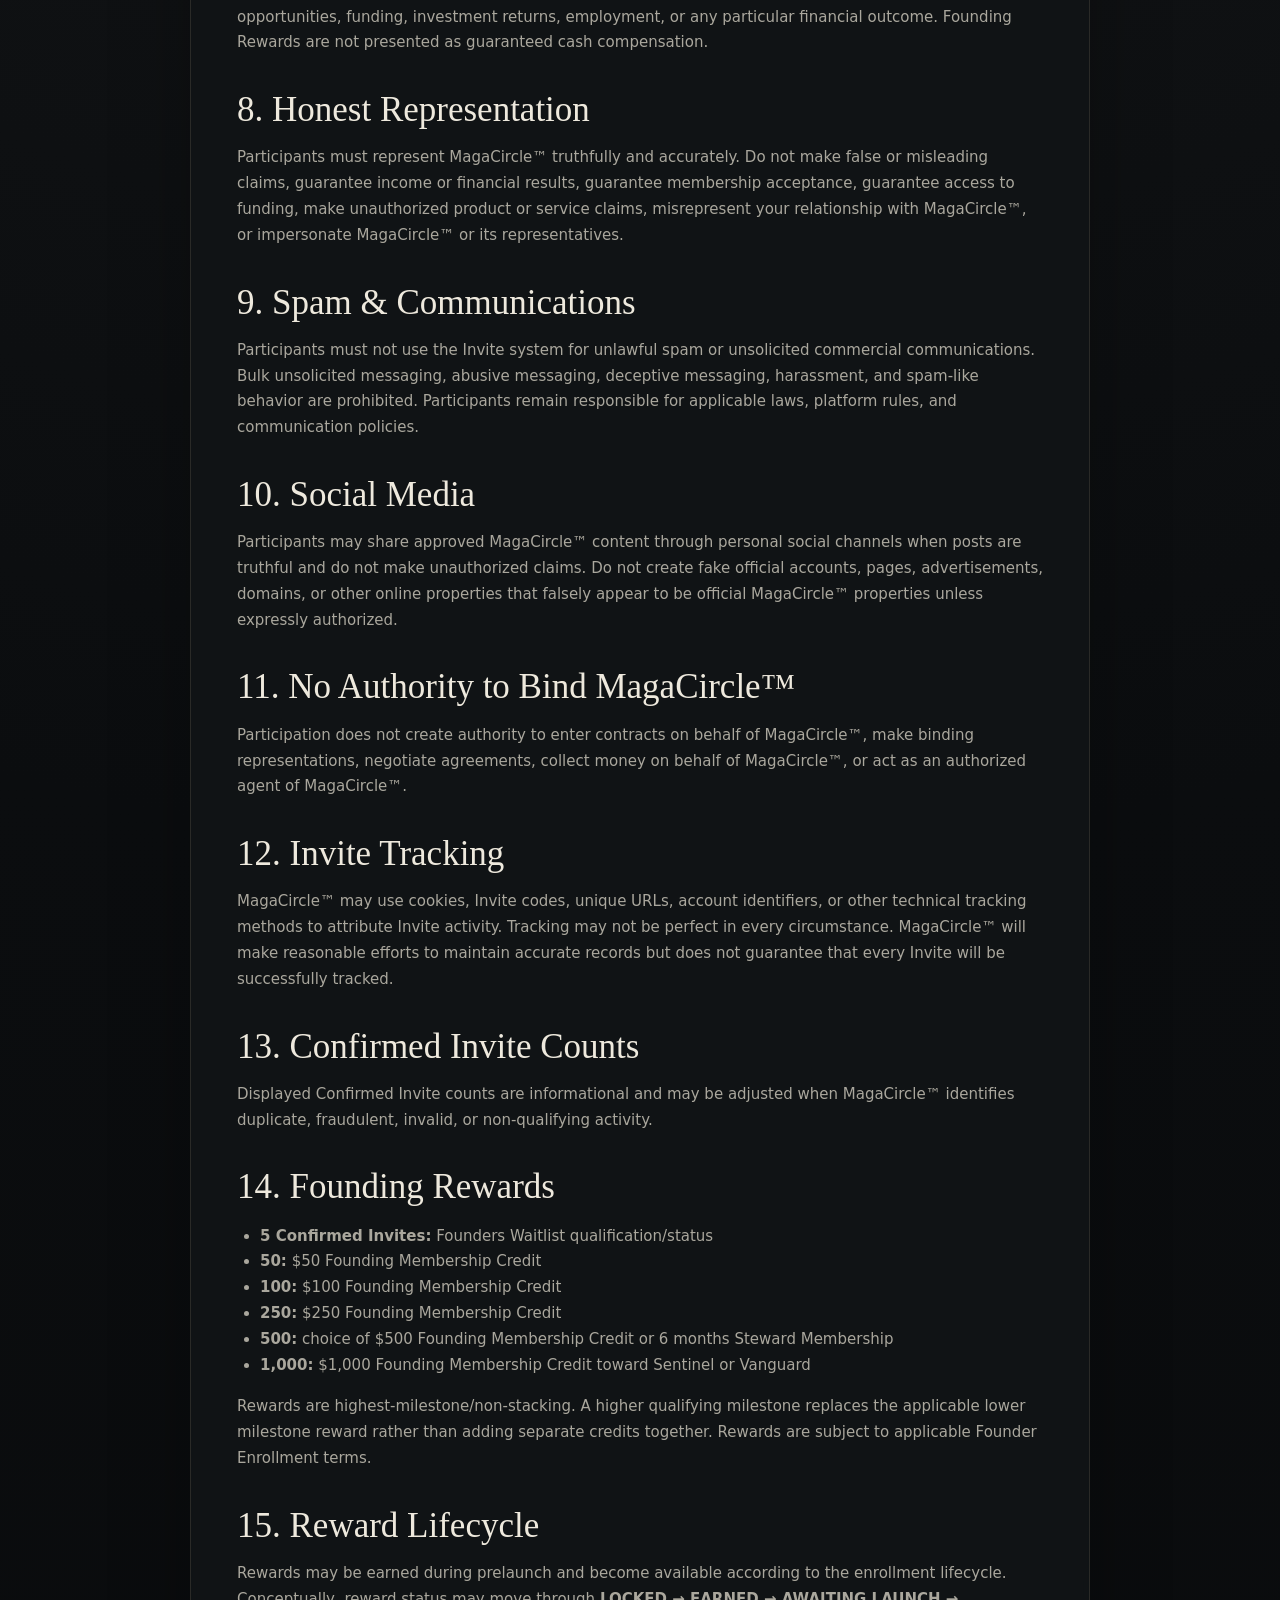
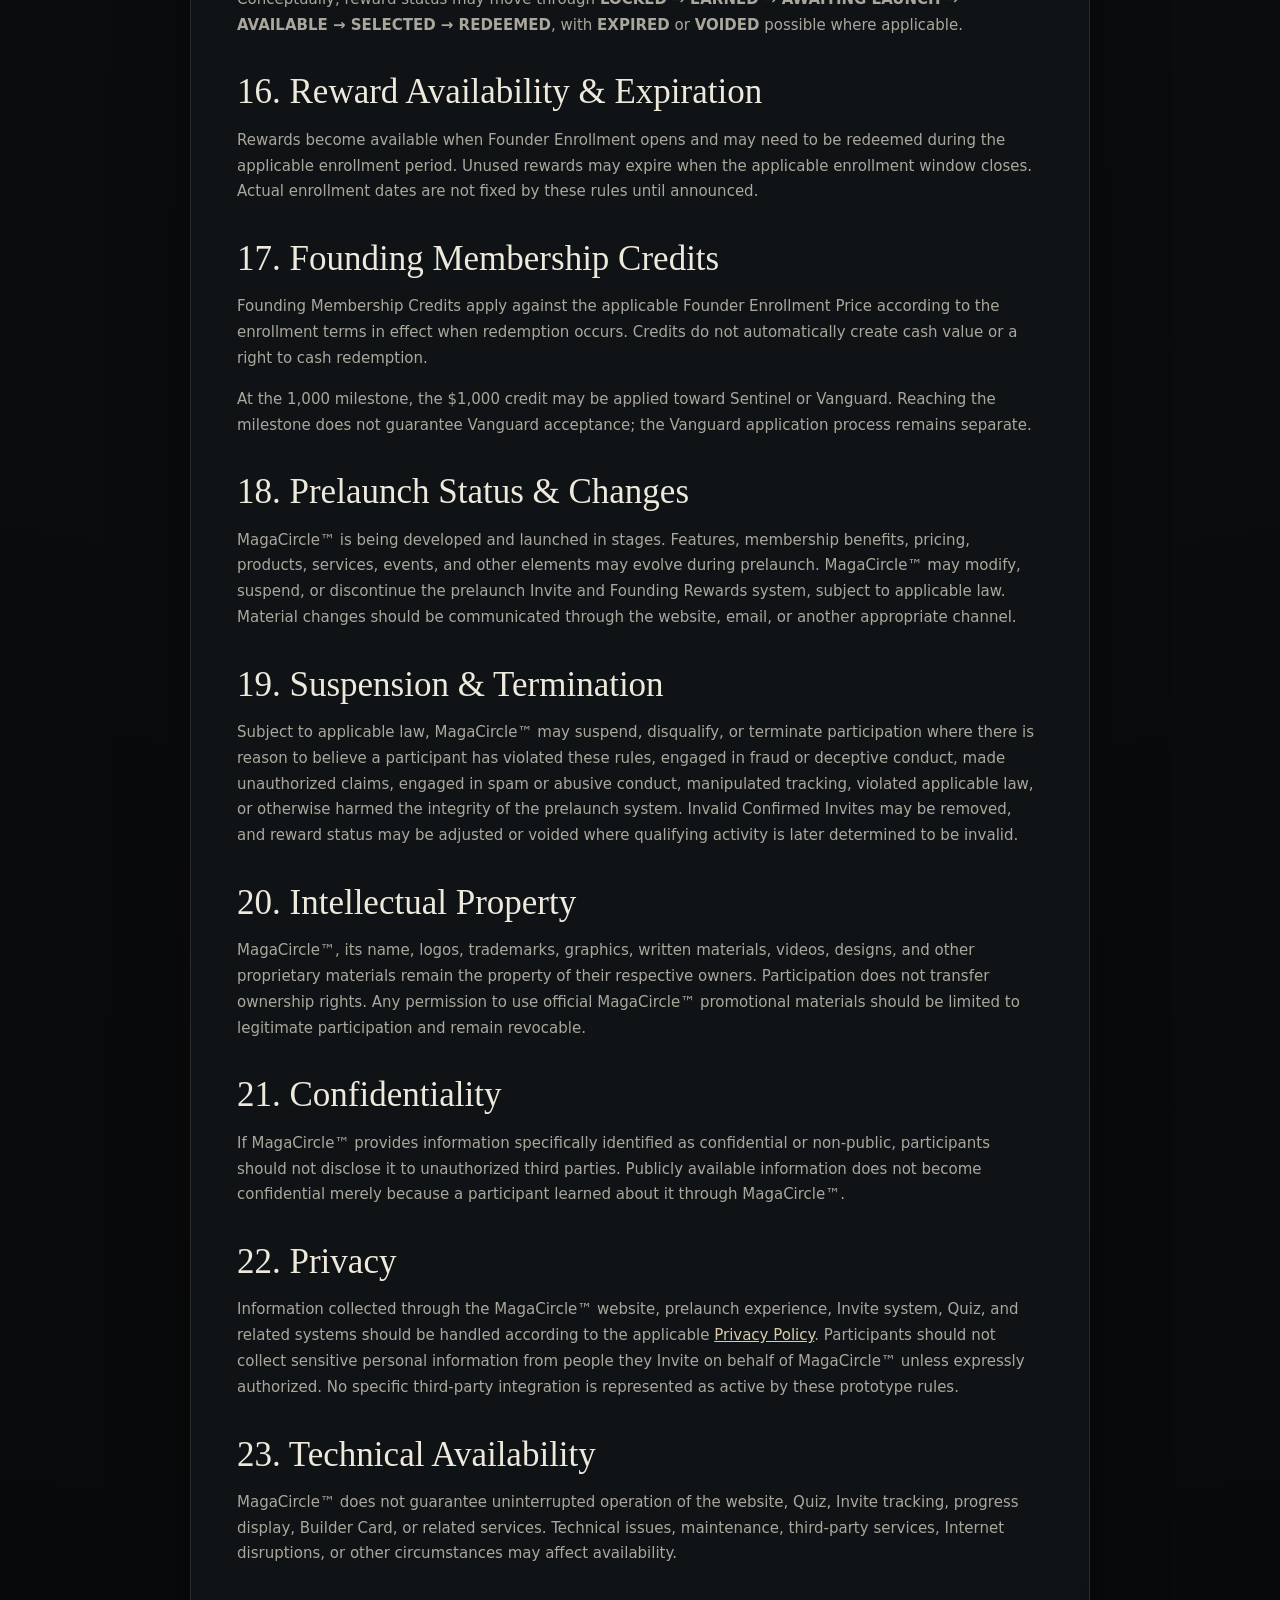
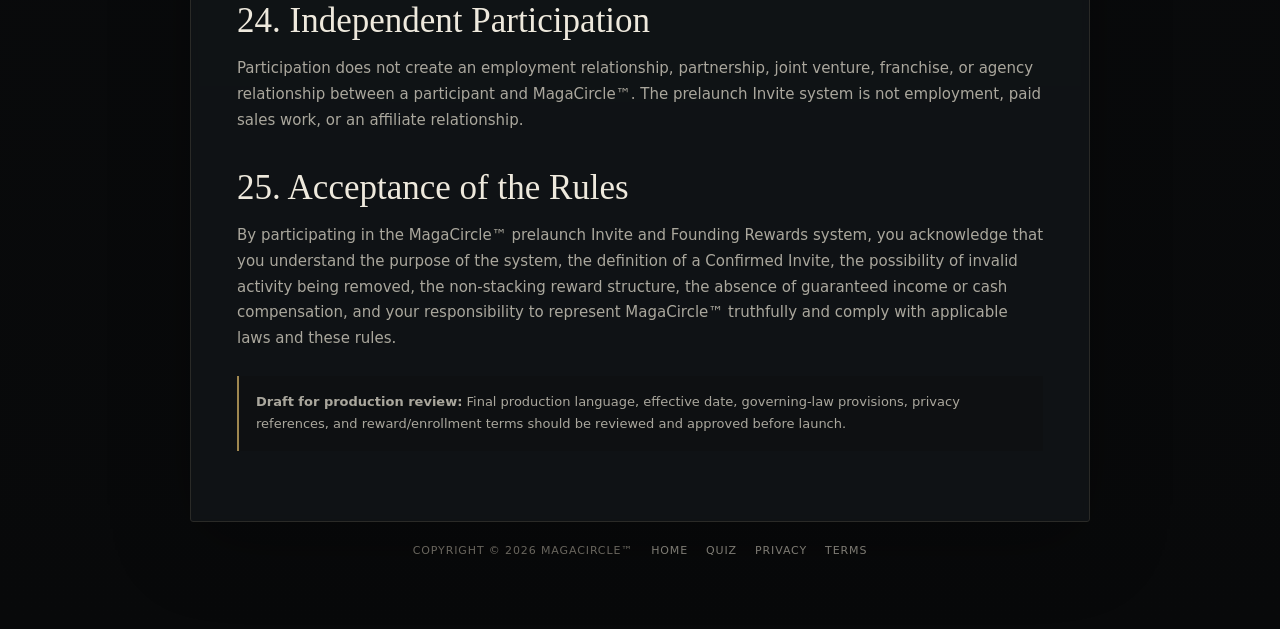
<file: prelaunch-invite-rules.html>
<!doctype html><html lang="en"><head><meta charset="utf-8"><meta name="viewport" content="width=device-width,initial-scale=1"><title>MagaCircle™ — Prelaunch Invite Rules</title><meta name="description" content="MagaCircle™ Prelaunch Invite Rules and Founding Rewards"><link rel="stylesheet" href="legal.css"></head><body><main class="page"><header class="header"><img class="logo" src="assets/MagaCircle_logo_transparent.png" alt="MagaCircle™"><div class="tagline">Building the Parallel Economy</div></header><article class="panel"><div class="eyebrow">Prelaunch</div><h1>Prelaunch Invite Rules</h1><div class="meta">Effective Date: [INSERT DATE]</div><div class="notice"><p><strong>Important:</strong> This website-ready draft should be reviewed by qualified counsel before production launch. The prelaunch system and rewards may evolve as MagaCircle™ develops.</p></div><h2>1. Purpose of the Prelaunch</h2><p>The MagaCircle™ prelaunch is designed to introduce Builders to the project, grow the Founders community, and allow participants to earn Founding Rewards by inviting others to take the MagaCircle™ Builder Quiz.</p><h2>2. Invite</h2><p>An <strong>Invite</strong> is a participant's act of sharing their unique Invite Link with another person who may reasonably be interested in MagaCircle™.</p><h2>3. Confirmed Invite</h2><p>A <strong>Confirmed Invite</strong> occurs when a person enters MagaCircle™ through a participant's Invite Link and completes the MagaCircle™ Quiz, subject to eligibility and these rules.</p><p><strong>Share ≠ Confirmed Invite.</strong> Click ≠ Confirmed Invite. Landing-page visit ≠ Confirmed Invite. Quiz start ≠ Confirmed Invite. <strong>Quiz completion = Confirmed Invite</strong>, subject to eligibility and anti-fraud rules.</p><p>Registration or payment is not required for invite credit under the current prelaunch model.</p><h2>4. Counting Confirmed Invites</h2><p>Invite Link generation, copying, sharing, link clicks, landing-page views, and Quiz starts do not by themselves increase the Confirmed Invite count. A qualifying Quiz completion generates one Confirmed Invite. The same person completing the Quiz again does not generate another Confirmed Invite.</p><h2>5. Invalid Activity</h2><p>Confirmed Invites may be removed or disqualified when activity is duplicate, fraudulent, artificially generated, self-generated, generated through fake accounts, generated through bots or automation, based on false information, created through tracking manipulation, purchased or sold, or otherwise intended to circumvent these rules.</p><h2>6. No Purchase Necessary</h2><p>Participation in the prelaunch Invite system does not require the purchase of a MagaCircle™ membership, product, or service.</p><h2>7. No Guaranteed Financial Results</h2><p>Prelaunch participation does not guarantee income, revenue, customers, membership sales, business opportunities, funding, investment returns, employment, or any particular financial outcome. Founding Rewards are not presented as guaranteed cash compensation.</p><h2>8. Honest Representation</h2><p>Participants must represent MagaCircle™ truthfully and accurately. Do not make false or misleading claims, guarantee income or financial results, guarantee membership acceptance, guarantee access to funding, make unauthorized product or service claims, misrepresent your relationship with MagaCircle™, or impersonate MagaCircle™ or its representatives.</p><h2>9. Spam &amp; Communications</h2><p>Participants must not use the Invite system for unlawful spam or unsolicited commercial communications. Bulk unsolicited messaging, abusive messaging, deceptive messaging, harassment, and spam-like behavior are prohibited. Participants remain responsible for applicable laws, platform rules, and communication policies.</p><h2>10. Social Media</h2><p>Participants may share approved MagaCircle™ content through personal social channels when posts are truthful and do not make unauthorized claims. Do not create fake official accounts, pages, advertisements, domains, or other online properties that falsely appear to be official MagaCircle™ properties unless expressly authorized.</p><h2>11. No Authority to Bind MagaCircle™</h2><p>Participation does not create authority to enter contracts on behalf of MagaCircle™, make binding representations, negotiate agreements, collect money on behalf of MagaCircle™, or act as an authorized agent of MagaCircle™.</p><h2>12. Invite Tracking</h2><p>MagaCircle™ may use cookies, Invite codes, unique URLs, account identifiers, or other technical tracking methods to attribute Invite activity. Tracking may not be perfect in every circumstance. MagaCircle™ will make reasonable efforts to maintain accurate records but does not guarantee that every Invite will be successfully tracked.</p><h2>13. Confirmed Invite Counts</h2><p>Displayed Confirmed Invite counts are informational and may be adjusted when MagaCircle™ identifies duplicate, fraudulent, invalid, or non-qualifying activity.</p><h2>14. Founding Rewards</h2><ul><li><strong>5 Confirmed Invites:</strong> Founders Waitlist qualification/status</li><li><strong>50:</strong> $50 Founding Membership Credit</li><li><strong>100:</strong> $100 Founding Membership Credit</li><li><strong>250:</strong> $250 Founding Membership Credit</li><li><strong>500:</strong> choice of $500 Founding Membership Credit or 6 months Steward Membership</li><li><strong>1,000:</strong> $1,000 Founding Membership Credit toward Sentinel or Vanguard</li></ul><p>Rewards are highest-milestone/non-stacking. A higher qualifying milestone replaces the applicable lower milestone reward rather than adding separate credits together. Rewards are subject to applicable Founder Enrollment terms.</p><h2>15. Reward Lifecycle</h2><p>Rewards may be earned during prelaunch and become available according to the enrollment lifecycle. Conceptually, reward status may move through <strong>LOCKED → EARNED → AWAITING LAUNCH → AVAILABLE → SELECTED → REDEEMED</strong>, with <strong>EXPIRED</strong> or <strong>VOIDED</strong> possible where applicable.</p><h2>16. Reward Availability &amp; Expiration</h2><p>Rewards become available when Founder Enrollment opens and may need to be redeemed during the applicable enrollment period. Unused rewards may expire when the applicable enrollment window closes. Actual enrollment dates are not fixed by these rules until announced.</p><h2>17. Founding Membership Credits</h2><p>Founding Membership Credits apply against the applicable Founder Enrollment Price according to the enrollment terms in effect when redemption occurs. Credits do not automatically create cash value or a right to cash redemption.</p><p>At the 1,000 milestone, the $1,000 credit may be applied toward Sentinel or Vanguard. Reaching the milestone does not guarantee Vanguard acceptance; the Vanguard application process remains separate.</p><h2>18. Prelaunch Status &amp; Changes</h2><p>MagaCircle™ is being developed and launched in stages. Features, membership benefits, pricing, products, services, events, and other elements may evolve during prelaunch. MagaCircle™ may modify, suspend, or discontinue the prelaunch Invite and Founding Rewards system, subject to applicable law. Material changes should be communicated through the website, email, or another appropriate channel.</p><h2>19. Suspension &amp; Termination</h2><p>Subject to applicable law, MagaCircle™ may suspend, disqualify, or terminate participation where there is reason to believe a participant has violated these rules, engaged in fraud or deceptive conduct, made unauthorized claims, engaged in spam or abusive conduct, manipulated tracking, violated applicable law, or otherwise harmed the integrity of the prelaunch system. Invalid Confirmed Invites may be removed, and reward status may be adjusted or voided where qualifying activity is later determined to be invalid.</p><h2>20. Intellectual Property</h2><p>MagaCircle™, its name, logos, trademarks, graphics, written materials, videos, designs, and other proprietary materials remain the property of their respective owners. Participation does not transfer ownership rights. Any permission to use official MagaCircle™ promotional materials should be limited to legitimate participation and remain revocable.</p><h2>21. Confidentiality</h2><p>If MagaCircle™ provides information specifically identified as confidential or non-public, participants should not disclose it to unauthorized third parties. Publicly available information does not become confidential merely because a participant learned about it through MagaCircle™.</p><h2>22. Privacy</h2><p>Information collected through the MagaCircle™ website, prelaunch experience, Invite system, Quiz, and related systems should be handled according to the applicable <a href="privacy.html">Privacy Policy</a>. Participants should not collect sensitive personal information from people they Invite on behalf of MagaCircle™ unless expressly authorized. No specific third-party integration is represented as active by these prototype rules.</p><h2>23. Technical Availability</h2><p>MagaCircle™ does not guarantee uninterrupted operation of the website, Quiz, Invite tracking, progress display, Builder Card, or related services. Technical issues, maintenance, third-party services, Internet disruptions, or other circumstances may affect availability.</p><h2>24. Independent Participation</h2><p>Participation does not create an employment relationship, partnership, joint venture, franchise, or agency relationship between a participant and MagaCircle™. The prelaunch Invite system is not employment, paid sales work, or an affiliate relationship.</p><h2>25. Acceptance of the Rules</h2><p>By participating in the MagaCircle™ prelaunch Invite and Founding Rewards system, you acknowledge that you understand the purpose of the system, the definition of a Confirmed Invite, the possibility of invalid activity being removed, the non-stacking reward structure, the absence of guaranteed income or cash compensation, and your responsibility to represent MagaCircle™ truthfully and comply with applicable laws and these rules.</p><div class="notice"><p><strong>Draft for production review:</strong> Final production language, effective date, governing-law provisions, privacy references, and reward/enrollment terms should be reviewed and approved before launch.</p></div></article><nav class="footer" aria-label="Site navigation"><span class="copyright">Copyright © 2026 MagaCircle™</span><a href="index.html">Home</a><a href="quiz.html">Quiz</a><a href="privacy.html">Privacy</a><a href="terms.html">Terms</a></nav></main></body></html>
</file>
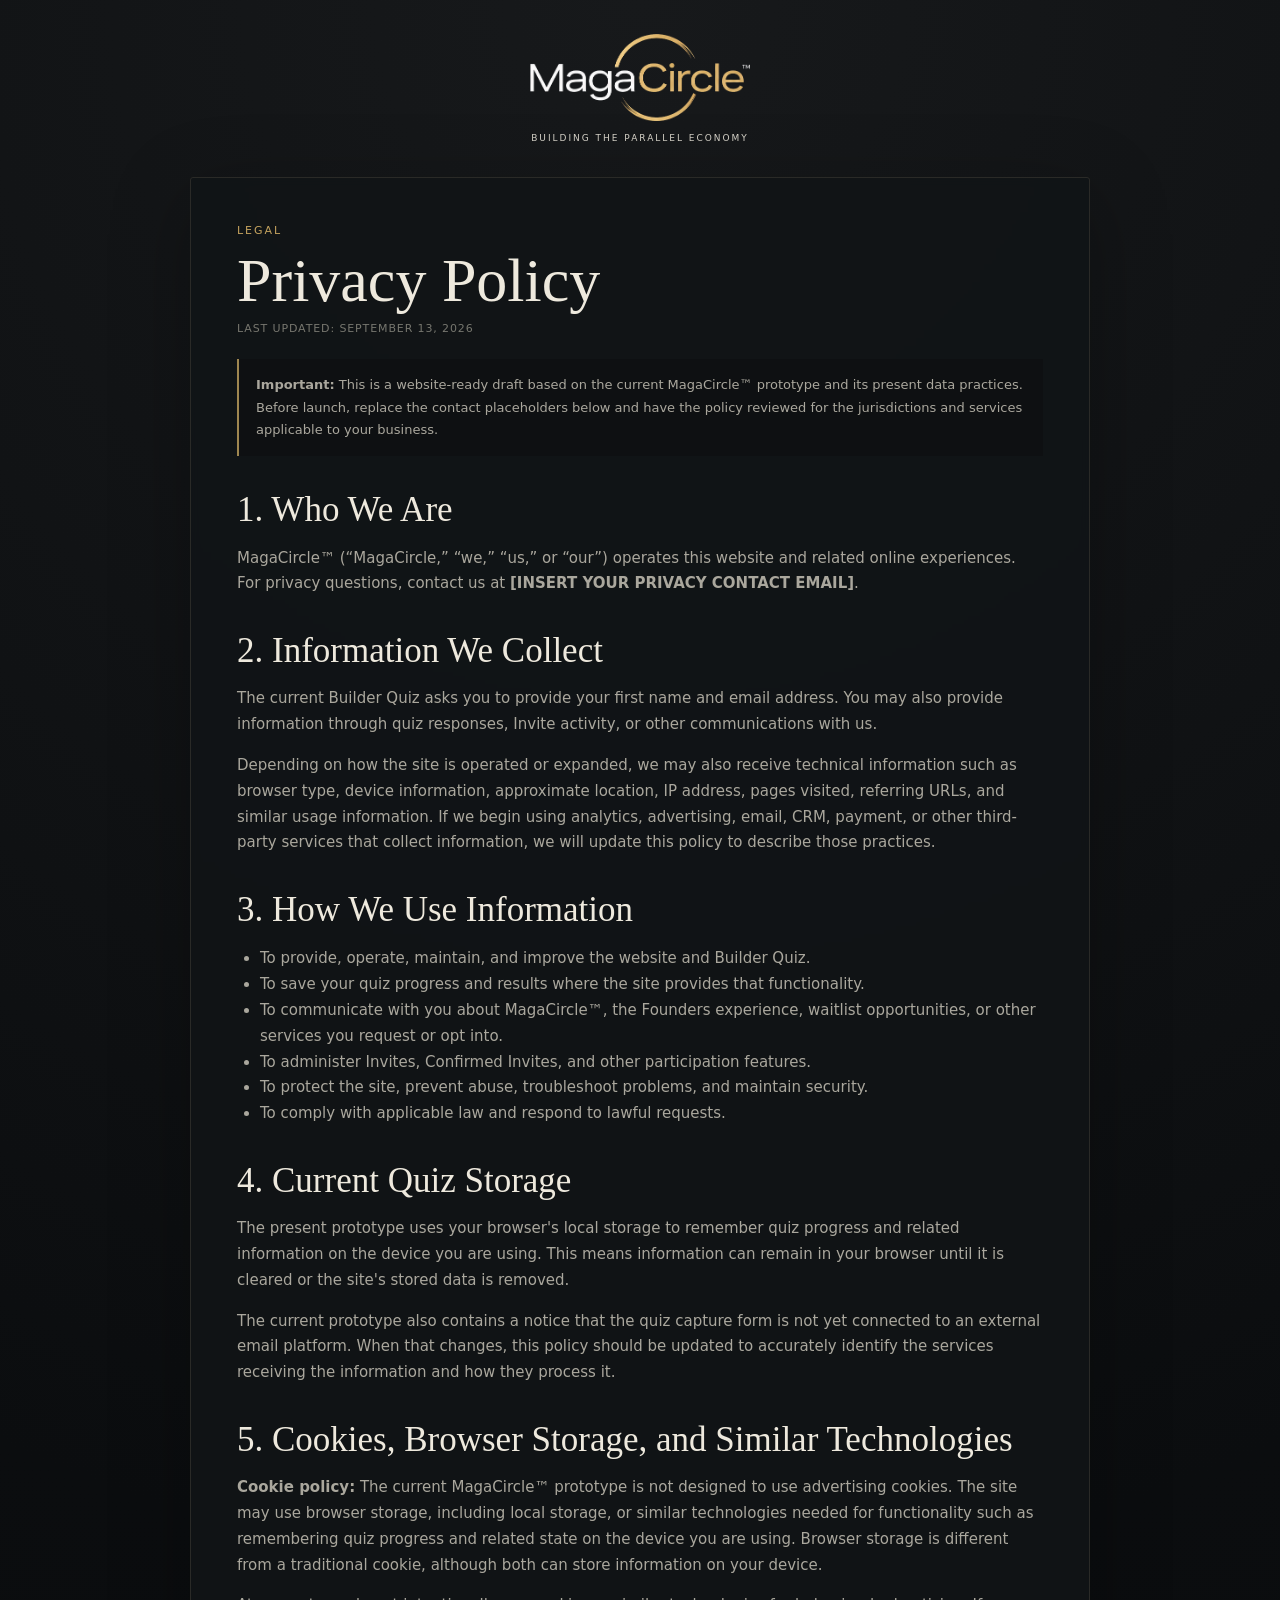
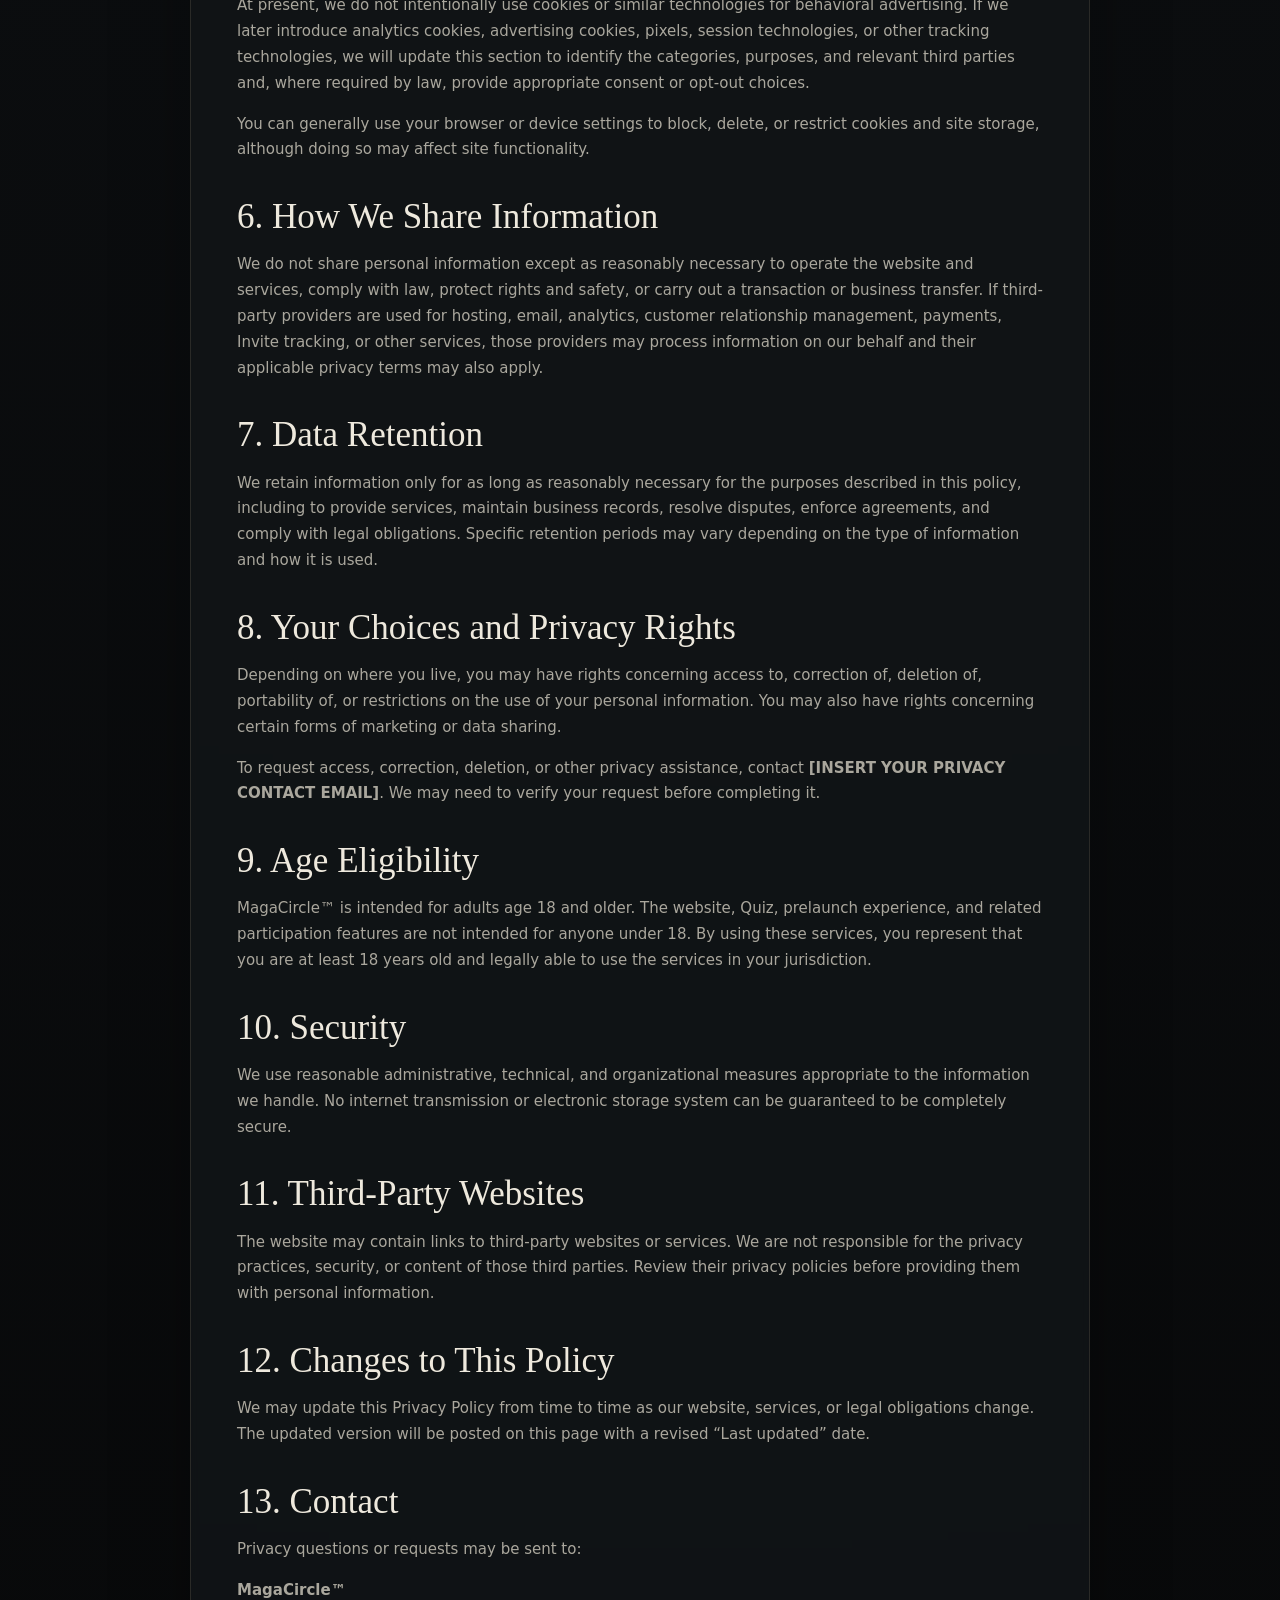
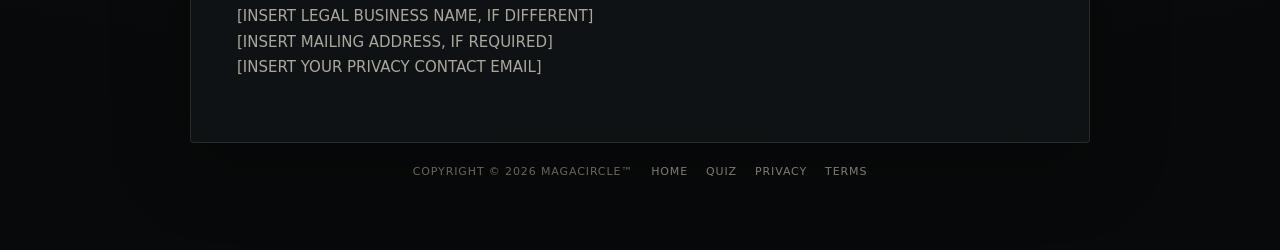
<file: privacy.html>
<!doctype html>
<html lang="en">
<head>
<meta charset="utf-8">
<meta name="viewport" content="width=device-width,initial-scale=1">
<title>MagaCircle™ — Privacy Policy</title>
<meta name="description" content="MagaCircle™ Privacy Policy">
<link rel="stylesheet" href="legal.css">
</head>
<body>
<main class="page">
  <header class="header">
    <img class="logo" src="assets/MagaCircle_logo_transparent.png" alt="MagaCircle™">
    <div class="tagline">Building the Parallel Economy</div>
  </header>

  <article class="panel">
    <div class="eyebrow">Legal</div>
    <h1>Privacy Policy</h1>
    <div class="meta">Last updated: September 13, 2026</div>

    <div class="notice">
      <p><strong>Important:</strong> This is a website-ready draft based on the current MagaCircle™ prototype and its present data practices. Before launch, replace the contact placeholders below and have the policy reviewed for the jurisdictions and services applicable to your business.</p>
    </div>

    <h2>1. Who We Are</h2>
    <p>MagaCircle™ (“MagaCircle,” “we,” “us,” or “our”) operates this website and related online experiences. For privacy questions, contact us at <strong>[INSERT YOUR PRIVACY CONTACT EMAIL]</strong>.</p>

    <h2>2. Information We Collect</h2>
    <p>The current Builder Quiz asks you to provide your first name and email address. You may also provide information through quiz responses, Invite activity, or other communications with us.</p>
    <p>Depending on how the site is operated or expanded, we may also receive technical information such as browser type, device information, approximate location, IP address, pages visited, referring URLs, and similar usage information. If we begin using analytics, advertising, email, CRM, payment, or other third-party services that collect information, we will update this policy to describe those practices.</p>

    <h2>3. How We Use Information</h2>
    <ul>
      <li>To provide, operate, maintain, and improve the website and Builder Quiz.</li>
      <li>To save your quiz progress and results where the site provides that functionality.</li>
      <li>To communicate with you about MagaCircle™, the Founders experience, waitlist opportunities, or other services you request or opt into.</li>
      <li>To administer Invites, Confirmed Invites, and other participation features.</li>
      <li>To protect the site, prevent abuse, troubleshoot problems, and maintain security.</li>
      <li>To comply with applicable law and respond to lawful requests.</li>
    </ul>

    <h2>4. Current Quiz Storage</h2>
    <p>The present prototype uses your browser's local storage to remember quiz progress and related information on the device you are using. This means information can remain in your browser until it is cleared or the site's stored data is removed.</p>
    <p>The current prototype also contains a notice that the quiz capture form is not yet connected to an external email platform. When that changes, this policy should be updated to accurately identify the services receiving the information and how they process it.</p>

    <h2>5. Cookies, Browser Storage, and Similar Technologies</h2>
    <p><strong>Cookie policy:</strong> The current MagaCircle™ prototype is not designed to use advertising cookies. The site may use browser storage, including local storage, or similar technologies needed for functionality such as remembering quiz progress and related state on the device you are using. Browser storage is different from a traditional cookie, although both can store information on your device.</p>
    <p>At present, we do not intentionally use cookies or similar technologies for behavioral advertising. If we later introduce analytics cookies, advertising cookies, pixels, session technologies, or other tracking technologies, we will update this section to identify the categories, purposes, and relevant third parties and, where required by law, provide appropriate consent or opt-out choices.</p>
    <p>You can generally use your browser or device settings to block, delete, or restrict cookies and site storage, although doing so may affect site functionality.</p>

    <h2>6. How We Share Information</h2>
    <p>We do not share personal information except as reasonably necessary to operate the website and services, comply with law, protect rights and safety, or carry out a transaction or business transfer. If third-party providers are used for hosting, email, analytics, customer relationship management, payments, Invite tracking, or other services, those providers may process information on our behalf and their applicable privacy terms may also apply.</p>

    <h2>7. Data Retention</h2>
    <p>We retain information only for as long as reasonably necessary for the purposes described in this policy, including to provide services, maintain business records, resolve disputes, enforce agreements, and comply with legal obligations. Specific retention periods may vary depending on the type of information and how it is used.</p>

    <h2>8. Your Choices and Privacy Rights</h2>
    <p>Depending on where you live, you may have rights concerning access to, correction of, deletion of, portability of, or restrictions on the use of your personal information. You may also have rights concerning certain forms of marketing or data sharing.</p>
    <p>To request access, correction, deletion, or other privacy assistance, contact <strong>[INSERT YOUR PRIVACY CONTACT EMAIL]</strong>. We may need to verify your request before completing it.</p>

    <h2>9. Age Eligibility</h2>
    <p>MagaCircle™ is intended for adults age 18 and older. The website, Quiz, prelaunch experience, and related participation features are not intended for anyone under 18. By using these services, you represent that you are at least 18 years old and legally able to use the services in your jurisdiction.</p>

    <h2>10. Security</h2>
    <p>We use reasonable administrative, technical, and organizational measures appropriate to the information we handle. No internet transmission or electronic storage system can be guaranteed to be completely secure.</p>

    <h2>11. Third-Party Websites</h2>
    <p>The website may contain links to third-party websites or services. We are not responsible for the privacy practices, security, or content of those third parties. Review their privacy policies before providing them with personal information.</p>

    <h2>12. Changes to This Policy</h2>
    <p>We may update this Privacy Policy from time to time as our website, services, or legal obligations change. The updated version will be posted on this page with a revised “Last updated” date.</p>

    <h2>13. Contact</h2>
    <p>Privacy questions or requests may be sent to:</p>
    <p><strong>MagaCircle™</strong><br>
    [INSERT LEGAL BUSINESS NAME, IF DIFFERENT]<br>
    [INSERT MAILING ADDRESS, IF REQUIRED]<br>
    [INSERT YOUR PRIVACY CONTACT EMAIL]</p>
  </article>

  <nav class="footer" aria-label="Site navigation">
    <span class="copyright">Copyright © 2026 MagaCircle™</span>
    <a href="index.html">Home</a>
    <a href="quiz.html">Quiz</a>
    <a href="privacy.html">Privacy</a>
    <a href="terms.html">Terms</a>
  </nav>
</main>
</body>
</html>
</file>
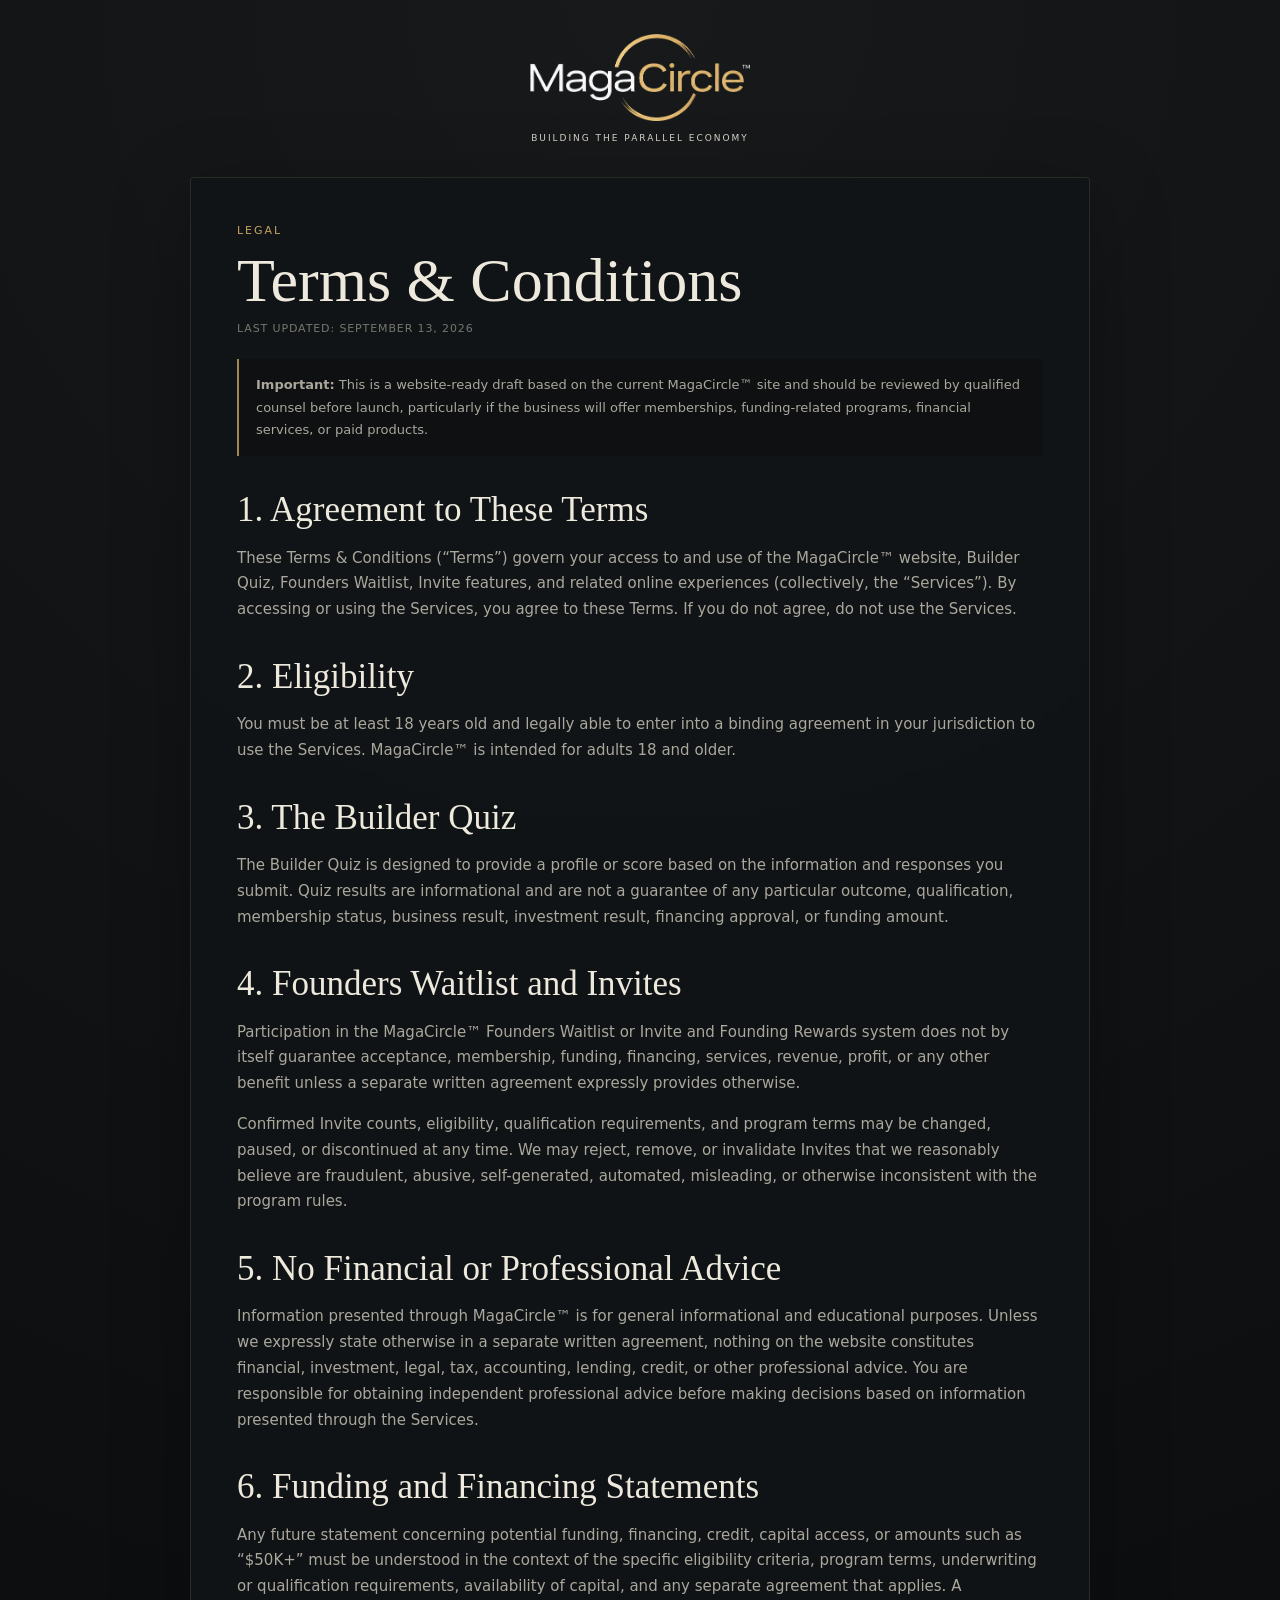
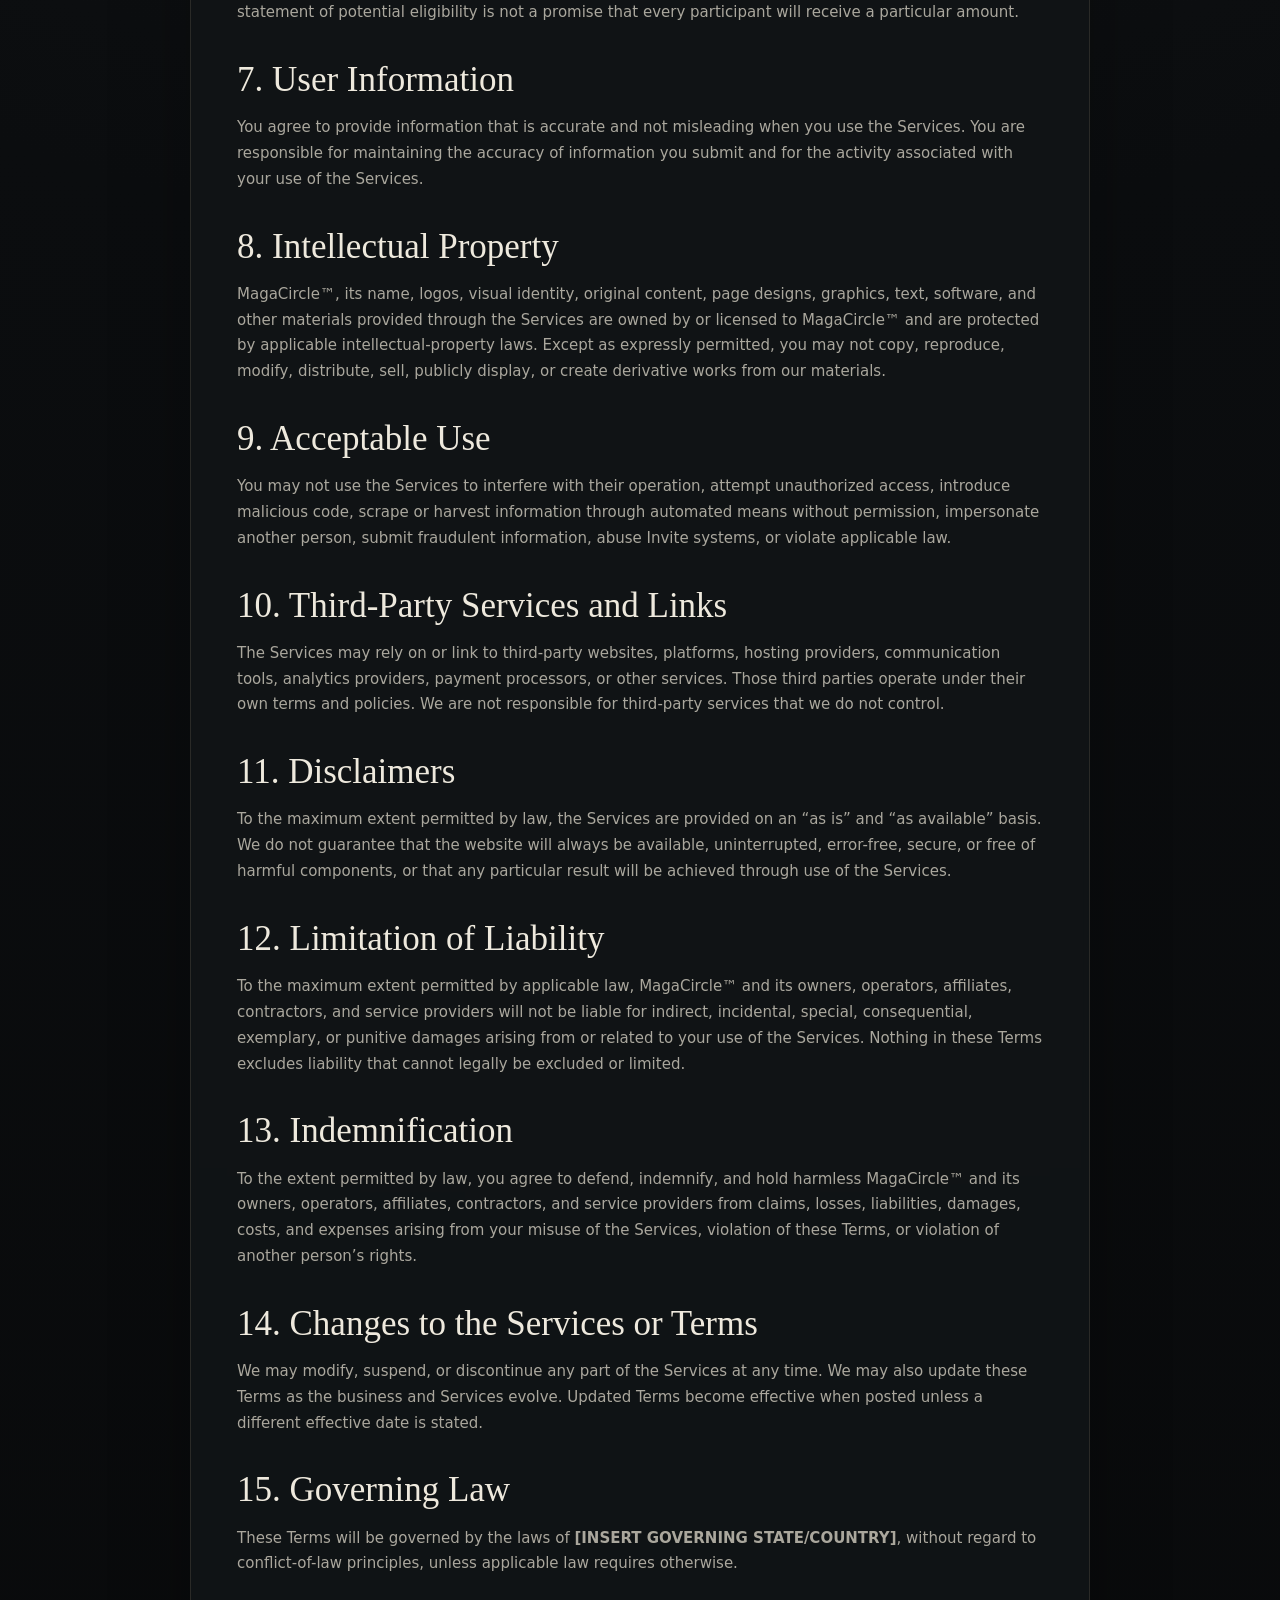
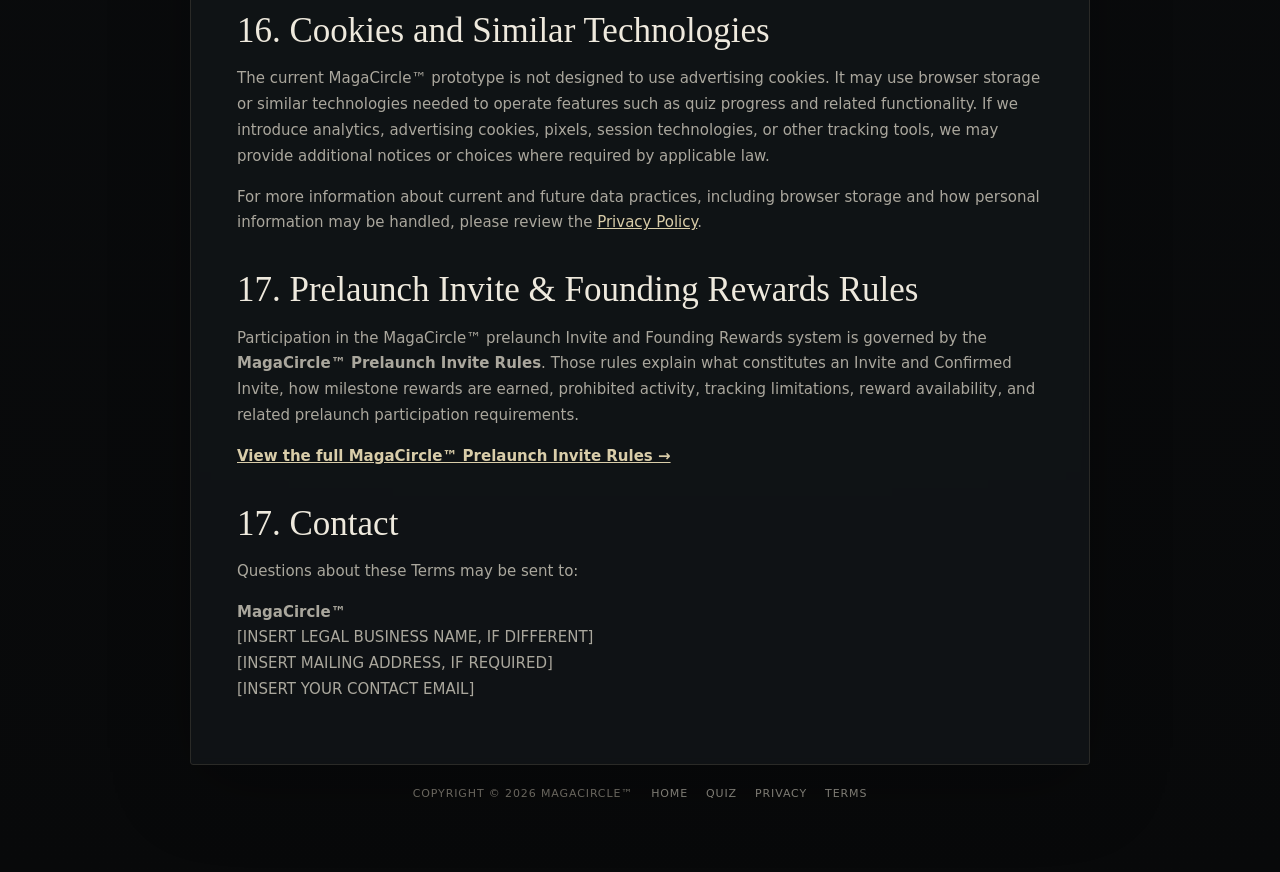
<file: terms.html>
<!doctype html>
<html lang="en">
<head>
<meta charset="utf-8">
<meta name="viewport" content="width=device-width,initial-scale=1">
<title>MagaCircle™ — Terms &amp; Conditions</title>
<meta name="description" content="MagaCircle™ Terms and Conditions">
<link rel="stylesheet" href="legal.css">
</head>
<body>
<main class="page">
  <header class="header">
    <img class="logo" src="assets/MagaCircle_logo_transparent.png" alt="MagaCircle™">
    <div class="tagline">Building the Parallel Economy</div>
  </header>

  <article class="panel">
    <div class="eyebrow">Legal</div>
    <h1>Terms &amp; Conditions</h1>
    <div class="meta">Last updated: September 13, 2026</div>

    <div class="notice">
      <p><strong>Important:</strong> This is a website-ready draft based on the current MagaCircle™ site and should be reviewed by qualified counsel before launch, particularly if the business will offer memberships, funding-related programs, financial services, or paid products.</p>
    </div>

    <h2>1. Agreement to These Terms</h2>
    <p>These Terms &amp; Conditions (“Terms”) govern your access to and use of the MagaCircle™ website, Builder Quiz, Founders Waitlist, Invite features, and related online experiences (collectively, the “Services”). By accessing or using the Services, you agree to these Terms. If you do not agree, do not use the Services.</p>

    <h2>2. Eligibility</h2>
    <p>You must be at least 18 years old and legally able to enter into a binding agreement in your jurisdiction to use the Services. MagaCircle™ is intended for adults 18 and older.</p>

    <h2>3. The Builder Quiz</h2>
    <p>The Builder Quiz is designed to provide a profile or score based on the information and responses you submit. Quiz results are informational and are not a guarantee of any particular outcome, qualification, membership status, business result, investment result, financing approval, or funding amount.</p>

    <h2>4. Founders Waitlist and Invites</h2>
    <p>Participation in the MagaCircle™ Founders Waitlist or Invite and Founding Rewards system does not by itself guarantee acceptance, membership, funding, financing, services, revenue, profit, or any other benefit unless a separate written agreement expressly provides otherwise.</p>
    <p>Confirmed Invite counts, eligibility, qualification requirements, and program terms may be changed, paused, or discontinued at any time. We may reject, remove, or invalidate Invites that we reasonably believe are fraudulent, abusive, self-generated, automated, misleading, or otherwise inconsistent with the program rules.</p>

    <h2>5. No Financial or Professional Advice</h2>
    <p>Information presented through MagaCircle™ is for general informational and educational purposes. Unless we expressly state otherwise in a separate written agreement, nothing on the website constitutes financial, investment, legal, tax, accounting, lending, credit, or other professional advice. You are responsible for obtaining independent professional advice before making decisions based on information presented through the Services.</p>

    <h2>6. Funding and Financing Statements</h2>
    <p>Any future statement concerning potential funding, financing, credit, capital access, or amounts such as “$50K+” must be understood in the context of the specific eligibility criteria, program terms, underwriting or qualification requirements, availability of capital, and any separate agreement that applies. A statement of potential eligibility is not a promise that every participant will receive a particular amount.</p>

    <h2>7. User Information</h2>
    <p>You agree to provide information that is accurate and not misleading when you use the Services. You are responsible for maintaining the accuracy of information you submit and for the activity associated with your use of the Services.</p>

    <h2>8. Intellectual Property</h2>
    <p>MagaCircle™, its name, logos, visual identity, original content, page designs, graphics, text, software, and other materials provided through the Services are owned by or licensed to MagaCircle™ and are protected by applicable intellectual-property laws. Except as expressly permitted, you may not copy, reproduce, modify, distribute, sell, publicly display, or create derivative works from our materials.</p>

    <h2>9. Acceptable Use</h2>
    <p>You may not use the Services to interfere with their operation, attempt unauthorized access, introduce malicious code, scrape or harvest information through automated means without permission, impersonate another person, submit fraudulent information, abuse Invite systems, or violate applicable law.</p>

    <h2>10. Third-Party Services and Links</h2>
    <p>The Services may rely on or link to third-party websites, platforms, hosting providers, communication tools, analytics providers, payment processors, or other services. Those third parties operate under their own terms and policies. We are not responsible for third-party services that we do not control.</p>

    <h2>11. Disclaimers</h2>
    <p>To the maximum extent permitted by law, the Services are provided on an “as is” and “as available” basis. We do not guarantee that the website will always be available, uninterrupted, error-free, secure, or free of harmful components, or that any particular result will be achieved through use of the Services.</p>

    <h2>12. Limitation of Liability</h2>
    <p>To the maximum extent permitted by applicable law, MagaCircle™ and its owners, operators, affiliates, contractors, and service providers will not be liable for indirect, incidental, special, consequential, exemplary, or punitive damages arising from or related to your use of the Services. Nothing in these Terms excludes liability that cannot legally be excluded or limited.</p>

    <h2>13. Indemnification</h2>
    <p>To the extent permitted by law, you agree to defend, indemnify, and hold harmless MagaCircle™ and its owners, operators, affiliates, contractors, and service providers from claims, losses, liabilities, damages, costs, and expenses arising from your misuse of the Services, violation of these Terms, or violation of another person’s rights.</p>

    <h2>14. Changes to the Services or Terms</h2>
    <p>We may modify, suspend, or discontinue any part of the Services at any time. We may also update these Terms as the business and Services evolve. Updated Terms become effective when posted unless a different effective date is stated.</p>

    <h2>15. Governing Law</h2>
    <p>These Terms will be governed by the laws of <strong>[INSERT GOVERNING STATE/COUNTRY]</strong>, without regard to conflict-of-law principles, unless applicable law requires otherwise.</p>


    <h2>16. Cookies and Similar Technologies</h2>
    <p>The current MagaCircle™ prototype is not designed to use advertising cookies. It may use browser storage or similar technologies needed to operate features such as quiz progress and related functionality. If we introduce analytics, advertising cookies, pixels, session technologies, or other tracking tools, we may provide additional notices or choices where required by applicable law.</p>
    <p>For more information about current and future data practices, including browser storage and how personal information may be handled, please review the <a href="privacy.html">Privacy Policy</a>.</p>

    <h2>17. Prelaunch Invite &amp; Founding Rewards Rules</h2>
    <p>Participation in the MagaCircle™ prelaunch Invite and Founding Rewards system is governed by the <strong>MagaCircle™ Prelaunch Invite Rules</strong>. Those rules explain what constitutes an Invite and Confirmed Invite, how milestone rewards are earned, prohibited activity, tracking limitations, reward availability, and related prelaunch participation requirements.</p>
    <p><a href="prelaunch-invite-rules.html"><strong>View the full MagaCircle™ Prelaunch Invite Rules →</strong></a></p>

    <h2>17. Contact</h2>
    <p>Questions about these Terms may be sent to:</p>
    <p><strong>MagaCircle™</strong><br>
    [INSERT LEGAL BUSINESS NAME, IF DIFFERENT]<br>
    [INSERT MAILING ADDRESS, IF REQUIRED]<br>
    [INSERT YOUR CONTACT EMAIL]</p>
  </article>

  <nav class="footer" aria-label="Site navigation">
    <span class="copyright">Copyright © 2026 MagaCircle™</span>
    <a href="index.html">Home</a>
    <a href="quiz.html">Quiz</a>
    <a href="privacy.html">Privacy</a>
    <a href="terms.html">Terms</a>
  </nav>
</main>
</body>
</html>
</file>
<file: legal.css>
:root{
  --bg:#0b0d0f;--panel:#111417;--text:#f1eee6;--muted:#aaa79d;
  --gold:#c5a45f;--gold2:#9f8750;--line:#2a2a27;--soft:#17191b;
}
*{box-sizing:border-box}
html{scroll-behavior:smooth}
body{margin:0;min-height:100vh;background:radial-gradient(circle at 50% 0%,#17191b 0,#0b0d0f 45%,#08090a 100%);color:var(--text);font-family:Inter,ui-sans-serif,system-ui,-apple-system,"Segoe UI",sans-serif}
a{color:#d9cda9}
a:hover{color:#f1dfad}
.page{width:min(900px,92vw);margin:0 auto;padding:34px 0 72px}
.header{text-align:center;margin-bottom:34px}
.logo{display:block;width:min(220px,55vw);height:auto;margin:0 auto 12px}
.tagline{color:#d8d4ca;letter-spacing:.22em;font-size:9px;text-transform:uppercase}
.panel{background:rgba(17,20,23,.9);border:1px solid var(--line);padding:clamp(24px,5vw,46px);border-radius:3px;box-shadow:0 20px 80px rgba(0,0,0,.28);backdrop-filter:blur(4px)}
.eyebrow{color:var(--gold);letter-spacing:.18em;font-size:11px;text-transform:uppercase}
h1,h2,h3{font-family:Georgia,serif;font-weight:400;color:#eee9dd}
h1{font-size:clamp(38px,7vw,62px);line-height:1.02;margin:12px 0 10px}
h2{font-size:clamp(25px,4vw,35px);line-height:1.15;margin:34px 0 12px}
h3{font-size:20px;margin:26px 0 9px}
p,li{color:var(--muted);line-height:1.72;font-size:15px}
ul{padding-left:23px}
.meta{font-size:11px;color:#77776f;letter-spacing:.08em;text-transform:uppercase;margin-bottom:24px}
.notice{border-left:2px solid var(--gold2);background:#0e1012;padding:15px 17px;margin:24px 0}
.notice p{margin:0;font-size:13px}
.footer{display:flex;justify-content:center;gap:18px;flex-wrap:wrap;margin-top:22px;font-size:11px;letter-spacing:.08em;text-transform:uppercase}.footer .copyright{color:#77736a}
.footer a{text-decoration:none;color:#8f8c83}
.footer a:hover{color:#c9b783}
.back{display:inline-block;margin-top:28px;text-decoration:none;font-size:11px;letter-spacing:.1em;text-transform:uppercase;color:#8f8c83}
.back:hover{color:#c9b783}
@media(max-width:600px){.page{width:min(94vw,900px);padding-top:22px}.panel{padding:24px 20px}p,li{font-size:14px}}
</file>
